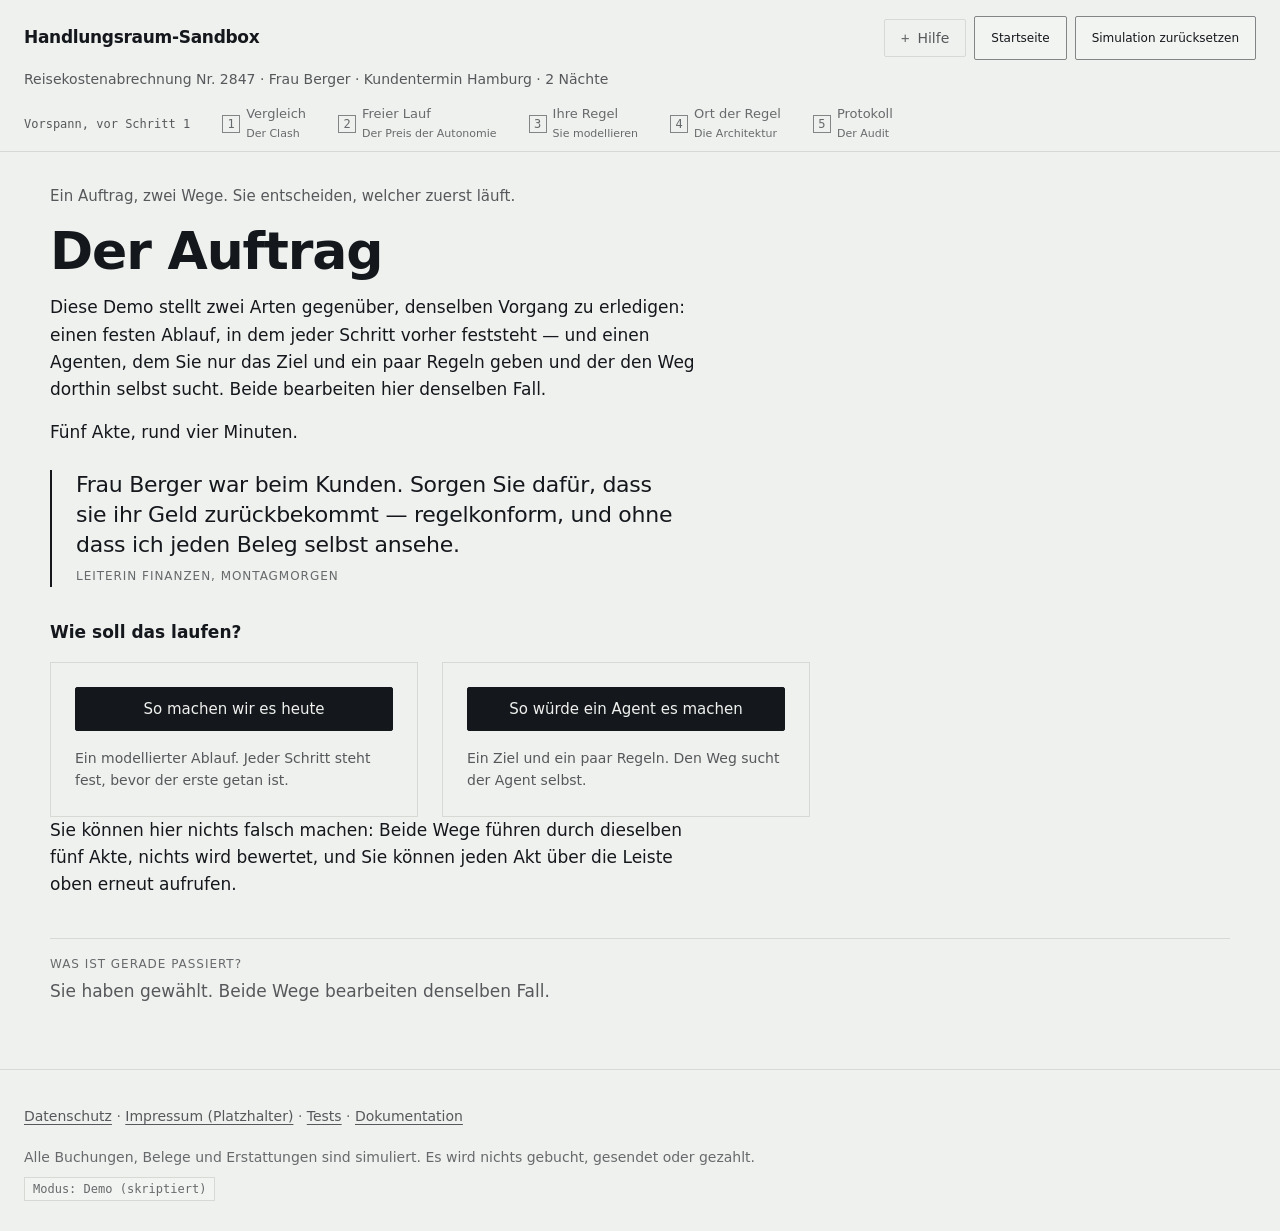
<file: index.html>
<!DOCTYPE html>
<html lang="de">
<head>
<meta charset="utf-8">
<meta name="viewport" content="width=device-width, initial-scale=1">
<title>Handlungsraum-Sandbox — Regeln statt Prozessvarianten</title>
<meta name="description" content="Interaktive Demo zu agentischer KI und Prozess-Governance: imperatives Prozessmodell gegen deklarativen Handlungsraum, am Beispiel einer Reisekostenabrechnung.">
<meta name="color-scheme" content="light">

<!-- CSS: eine Datei je Zustaendigkeit, Reihenfolge ueber @layer geregelt -->
<link rel="stylesheet" href="styles/tokens.css">
<link rel="stylesheet" href="styles/base.css">
<link rel="stylesheet" href="styles/layout.css">
<link rel="stylesheet" href="styles/imperativ.css">
<link rel="stylesheet" href="styles/deklarativ.css">
<link rel="stylesheet" href="styles/components.css">
<link rel="stylesheet" href="styles/screens.css">
<link rel="stylesheet" href="styles/responsive.css">
<link rel="stylesheet" href="styles/interaction.css">
</head>
<body>

<a class="sprungmarke" href="#hauptinhalt">Zum Inhalt springen</a>

<header class="kopf">
  <div class="kopf__oben">
    <div class="kopf__marke">
      <span class="kopf__titel">Handlungsraum-Sandbox</span>
    </div>
    <!-- Hilfe, Startseite, Zuruecksetzen — in jedem Akt an derselben Stelle. -->
    <div class="kopf__nav" id="globalnav"></div>
  </div>
  <!-- Der Fall. Ein Satz, in jedem Akt derselbe. -->
  <p class="kopf__fall" id="fallzeile">Reisekostenabrechnung Nr. 2847 · Frau Berger · Kundentermin Hamburg · 2 Nächte</p>
  <nav class="aktleiste" id="aktleiste" aria-label="Akte"></nav>
</header>

<main id="hauptinhalt" class="buehne">
  <section class="screen" id="akt-0" data-akt="0" aria-labelledby="akt-0-titel"></section>
  <section class="screen" id="akt-1" data-akt="1" aria-labelledby="akt-1-titel" hidden></section>
  <!-- Akt 2 ist unantastbar: seine Ueberschriftskennung bleibt, wie sie war. -->
  <section class="screen" id="akt-2" data-akt="2" aria-labelledby="screen-2-titel" hidden></section>
  <section class="screen" id="akt-3" data-akt="3" aria-labelledby="akt-3-titel" hidden></section>
  <section class="screen" id="akt-4" data-akt="4" aria-labelledby="akt-4-titel" hidden></section>
  <section class="screen" id="akt-5" data-akt="5" aria-labelledby="akt-5-titel" hidden></section>
</main>

<footer class="fuss">
  <p>
    <a href="DATENSCHUTZ.md" rel="license">Datenschutz</a>
    <span aria-hidden="true">·</span>
    <a href="#" id="impressum-link">Impressum (Platzhalter)</a>
    <span aria-hidden="true">·</span>
    <a href="tests.html">Tests</a>
    <span aria-hidden="true">·</span>
    <a href="README.md">Dokumentation</a>
  </p>
  <p class="fuss__hinweis">Alle Buchungen, Belege und Erstattungen sind simuliert. Es wird nichts gebucht, gesendet oder gezahlt.</p>
  <!-- Der Modus gehoert in die Fusszeile: er ist eine Fussnote, keine Ueberschrift. -->
  <!-- Der Modus steht einmal fest: keine Live-Region fuer einen Text, der sich nicht aendert. -->
  <p><span class="pille" id="modus-pille">Modus: Demo (skriptiert)</span></p>
</footer>

<!-- LADEREIHENFOLGE — identisch in tests.html spiegeln. Kein type="module": file:// -->
<script src="src/config.js"></script>
<script src="src/domain/tools.js"></script>
<script src="src/domain/imperative.js"></script>
<script src="src/domain/constraints.js"></script>
<script src="src/domain/compiler.js"></script>
<script src="src/domain/checker.js"></script>
<script src="src/domain/guardrail.js"></script>
<script src="src/domain/freedom.js"></script>
<script src="src/domain/tokens.js"></script>
<script src="src/domain/latency.js"></script>
<script src="src/agent/runner.js"></script>
<script src="src/agent/mockRunner.js"></script>
<script src="src/agent/liveRunner.js"></script>
<script src="src/v2/platzierung.js"></script>
<script src="src/v2/muster.js"></script>
<script src="src/state/store.js"></script>
<script src="src/ui/copy.de.js"></script>
<script src="src/ui/render.js"></script>
<script src="src/logging.js"></script>
<script src="src/ui/components/handlungsraum.js"></script>
<script src="src/ui/components/fsmDiagramm.js"></script>
<script src="src/ui/components/fusion.js"></script>
<script src="src/ui/components/zaehler.js"></script>
<script src="src/ui/components/plot.js"></script>
<script src="src/ui/components/logTabelle.js"></script>
<script src="src/ui/a11y.js"></script>
<script src="src/ui/components/disclosure.js"></script>
<script src="src/ui/components/globalNav.js"></script>
<script src="src/ui/screens/auftrag.js"></script>
<script src="src/ui/screens/clash.js"></script>
<script src="src/ui/screens/preis.js"></script>
<script src="src/ui/screens/regeln.js"></script>
<script src="src/ui/screens/architektur.js"></script>
<script src="src/ui/screens/audit.js"></script>
<script src="src/main.js"></script>
<!-- ENDE LADEREIHENFOLGE -->

</body>
</html>
</file>
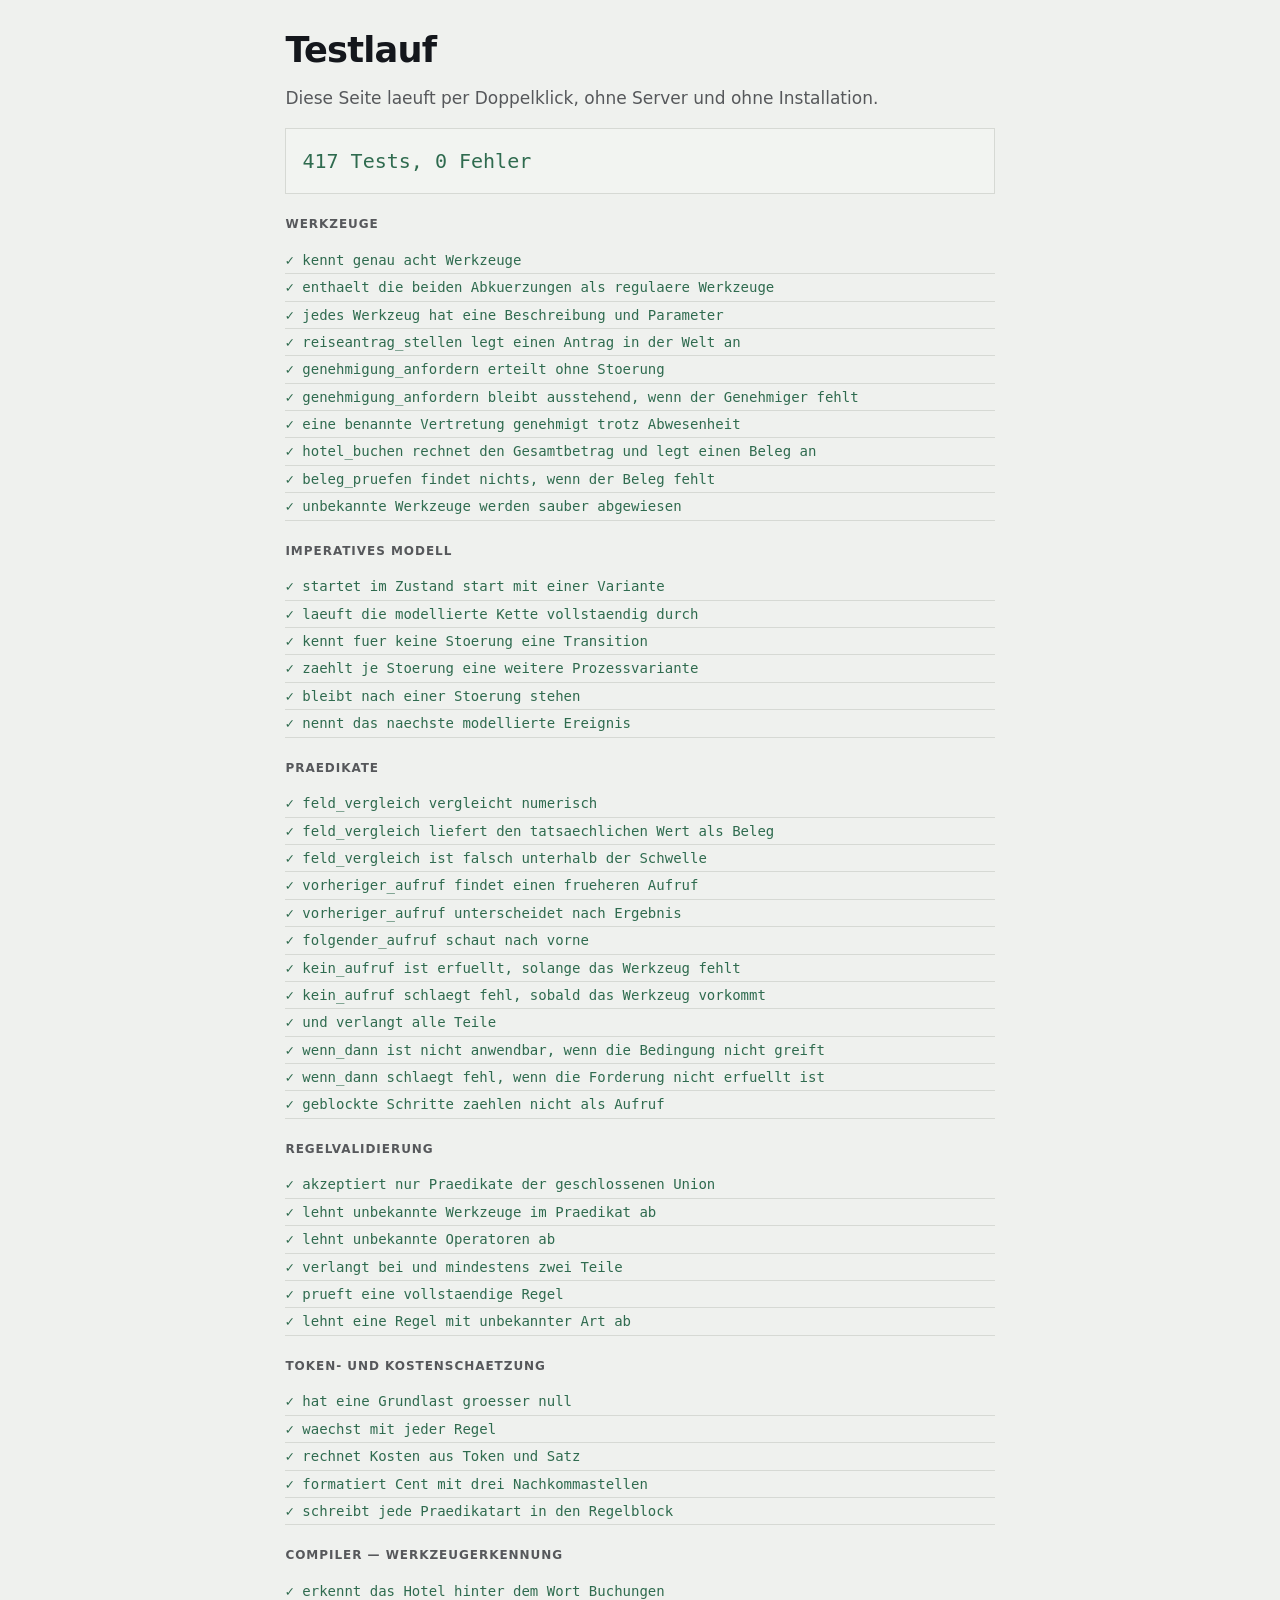
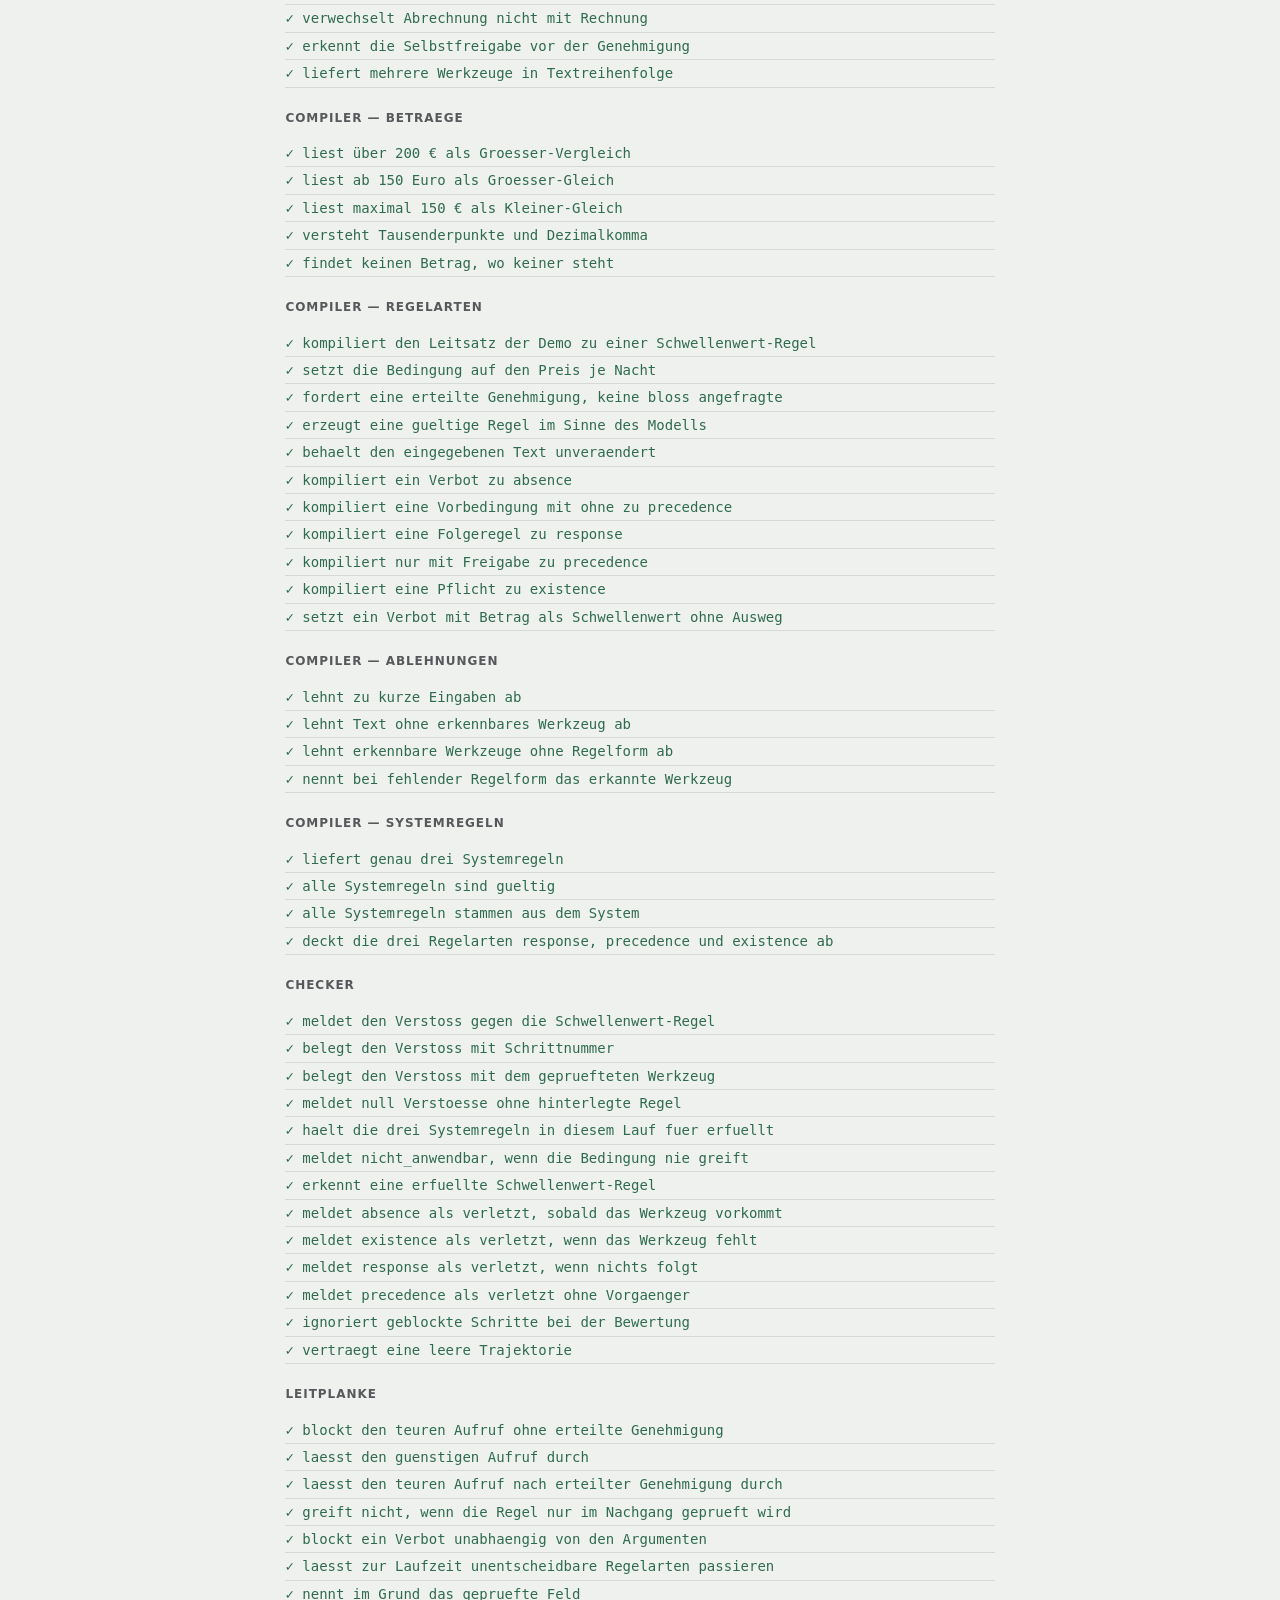
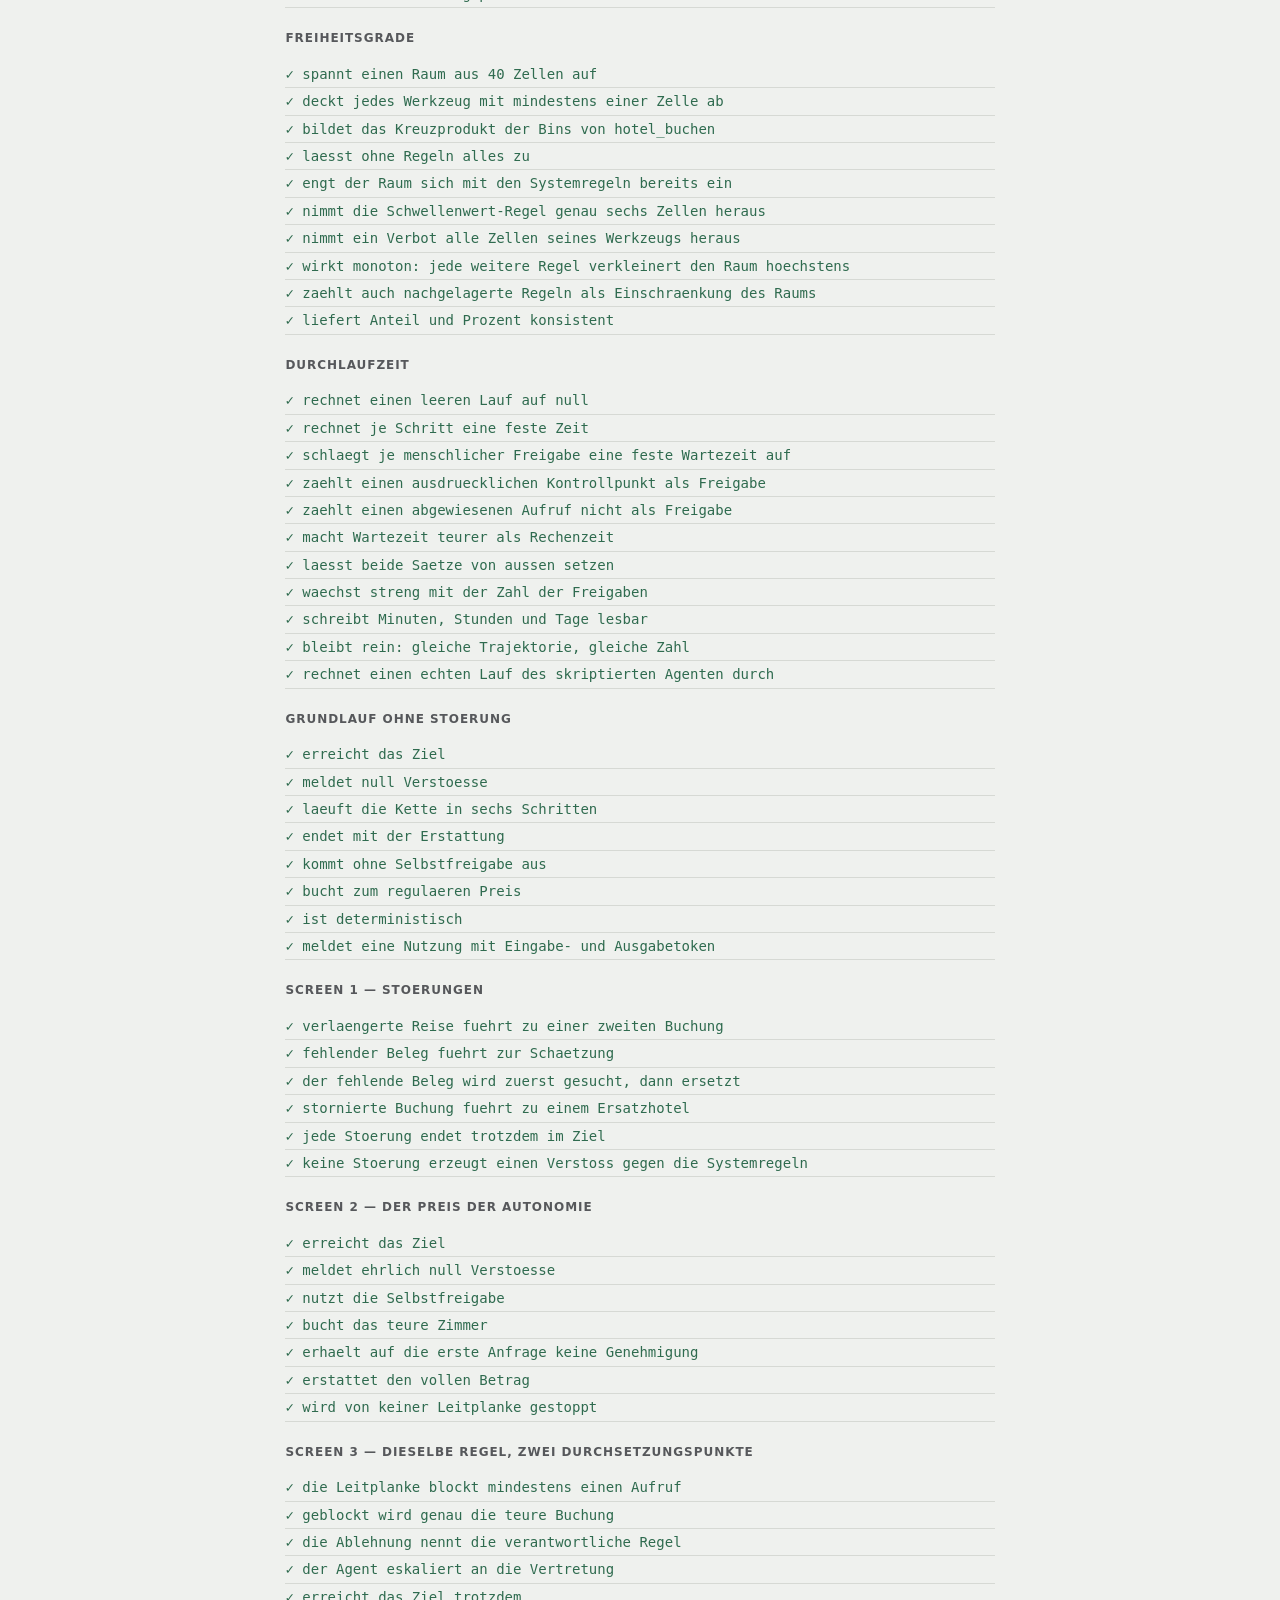
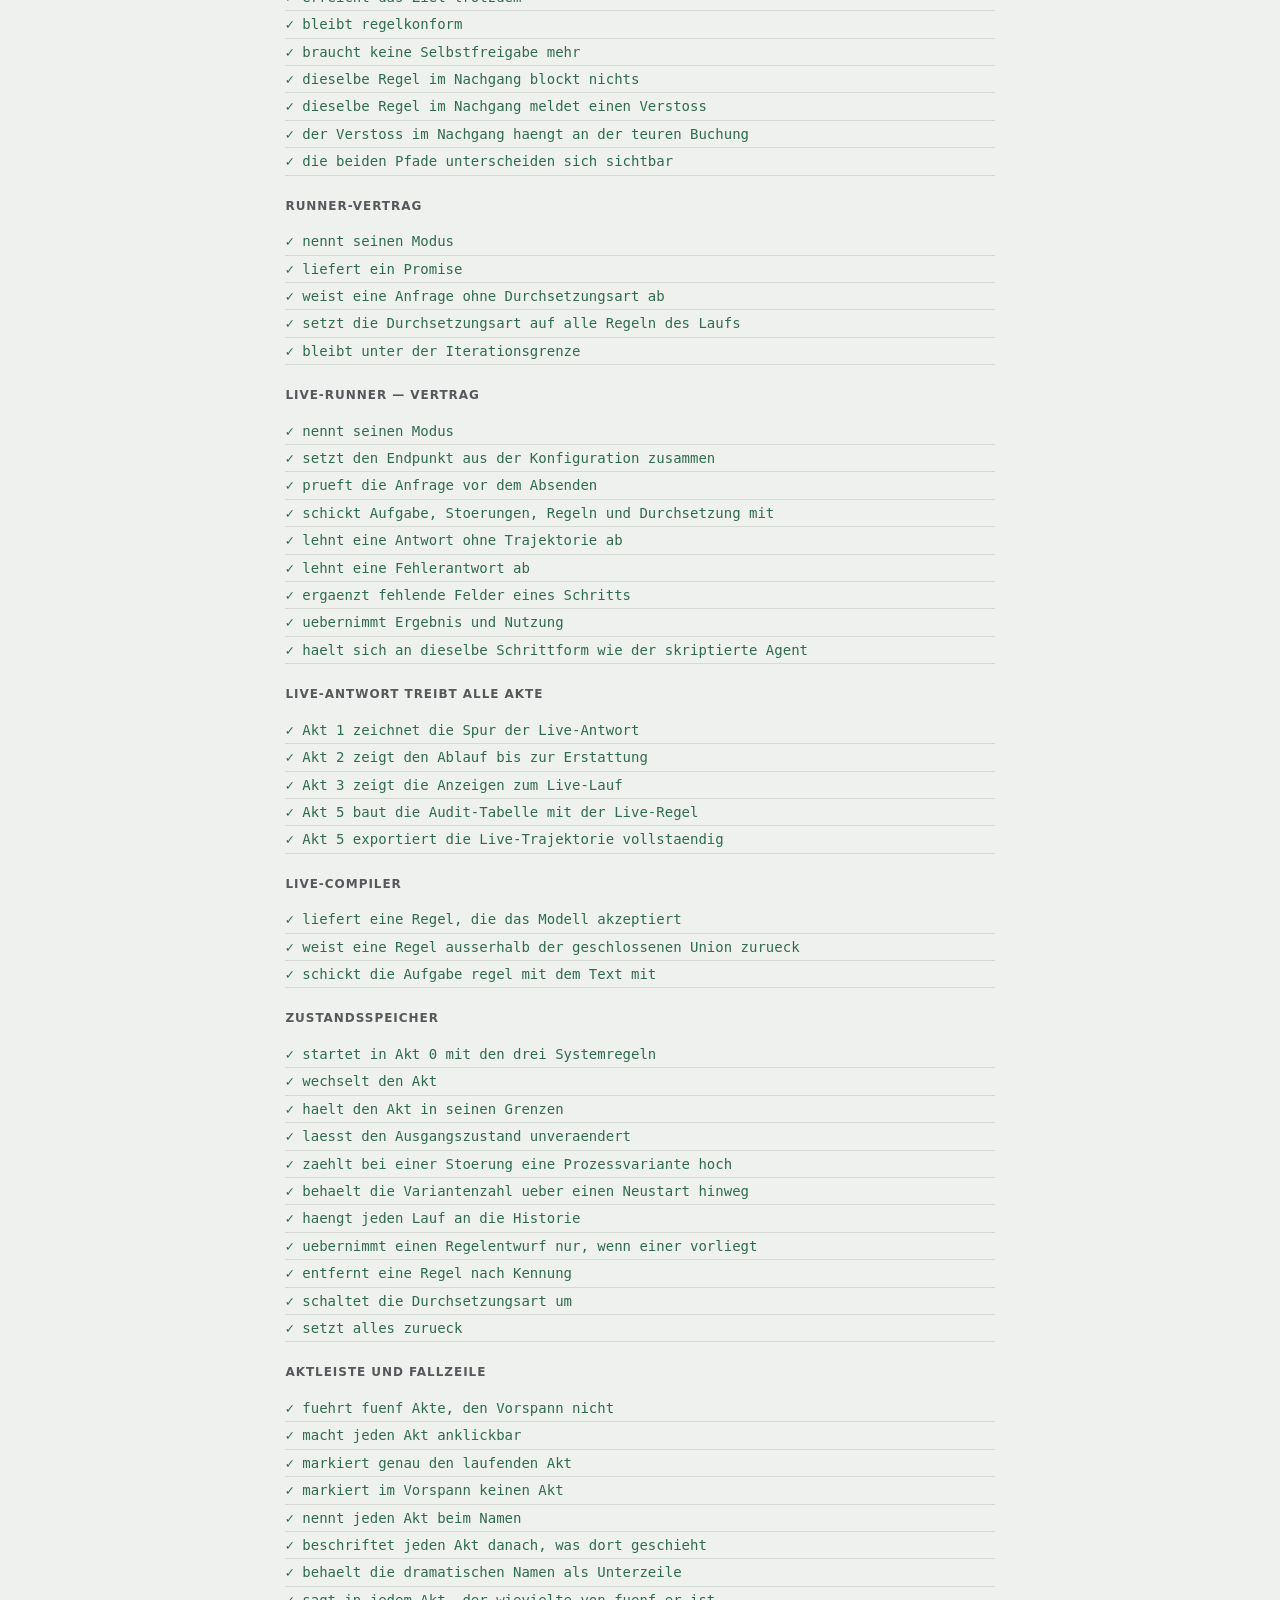
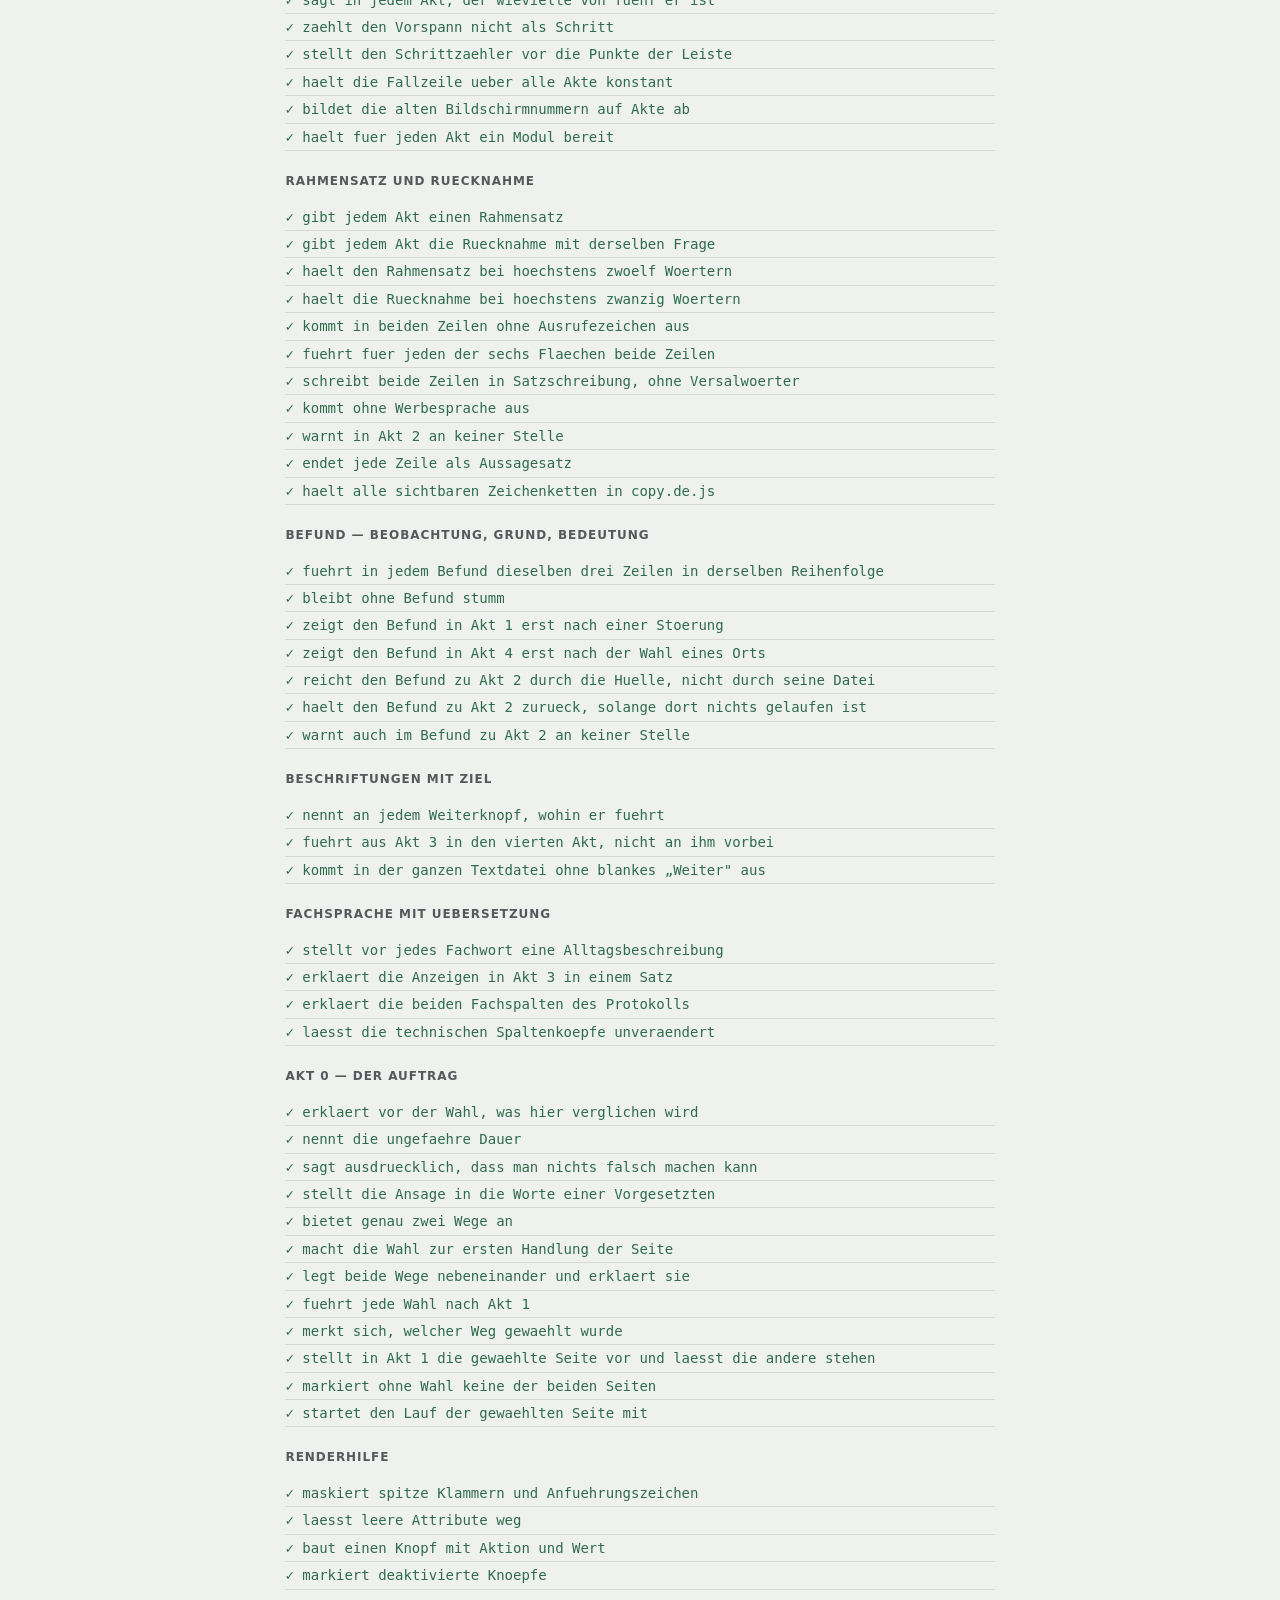
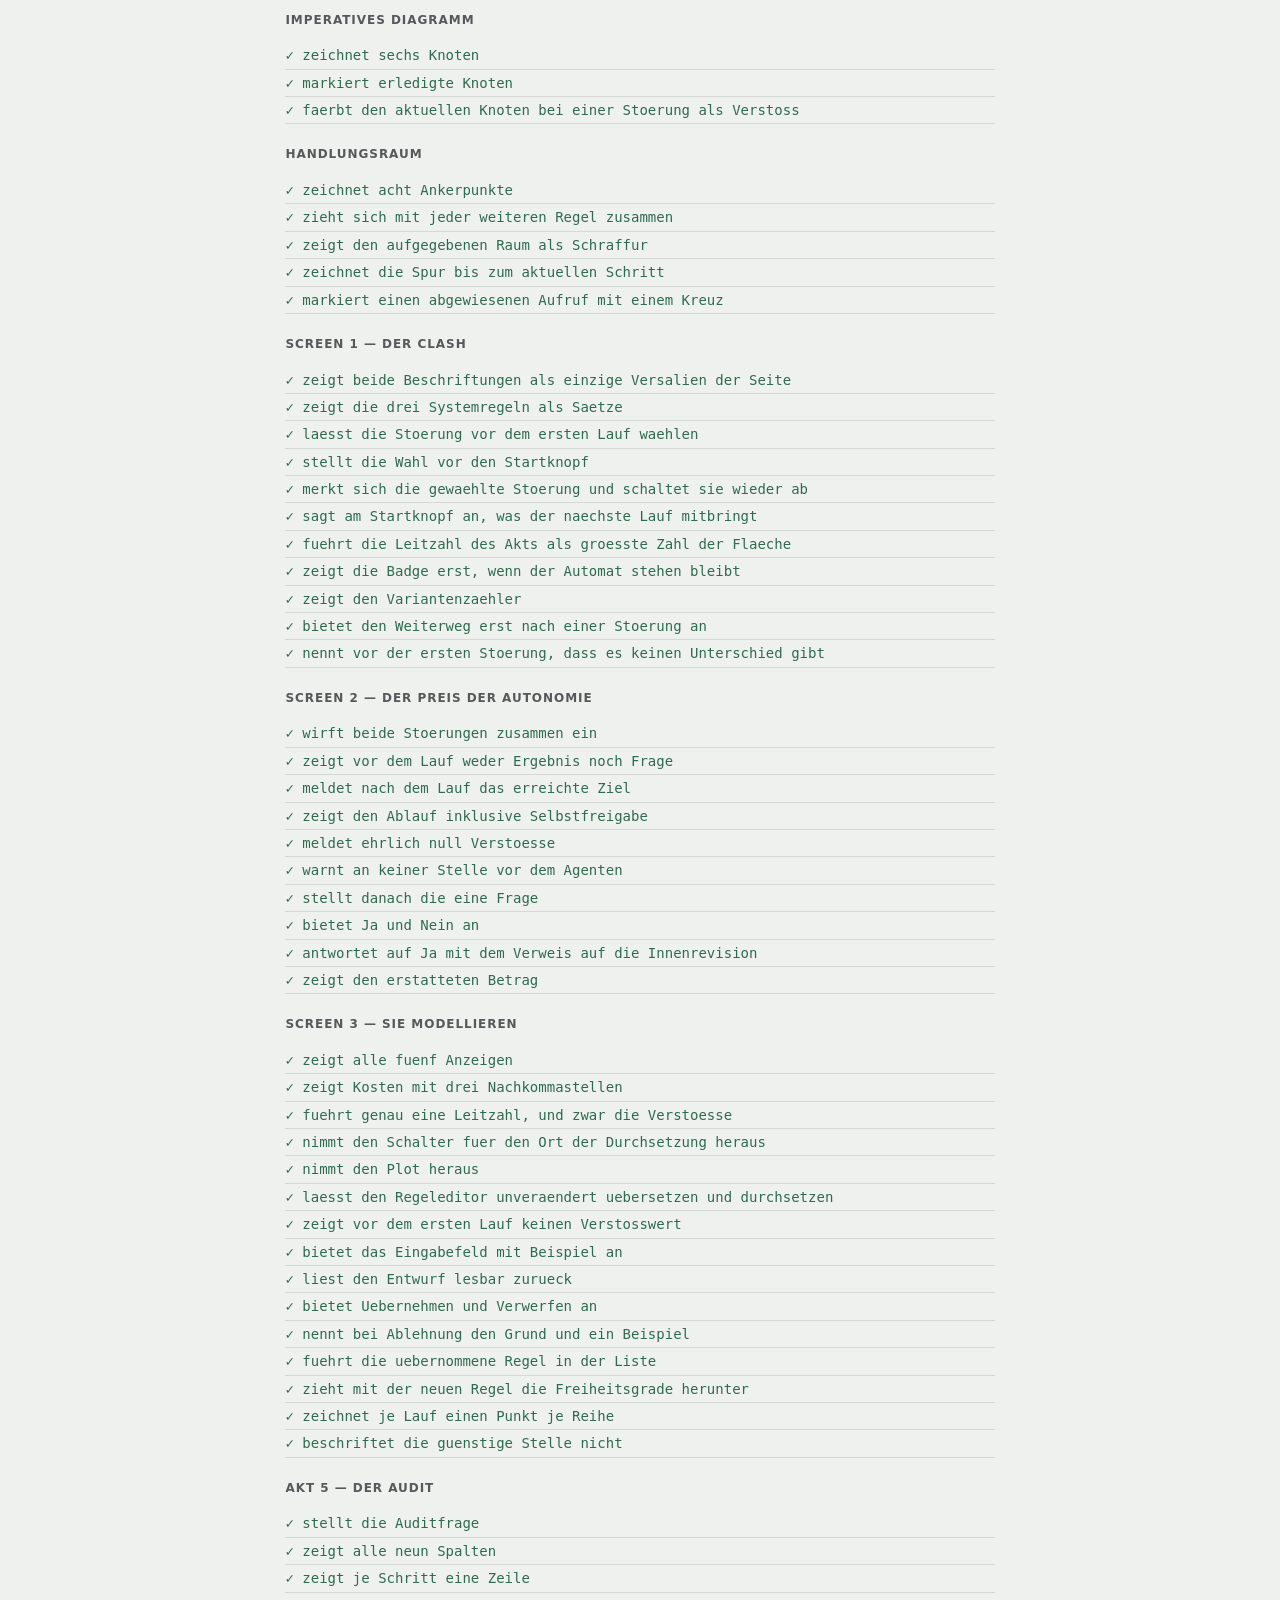
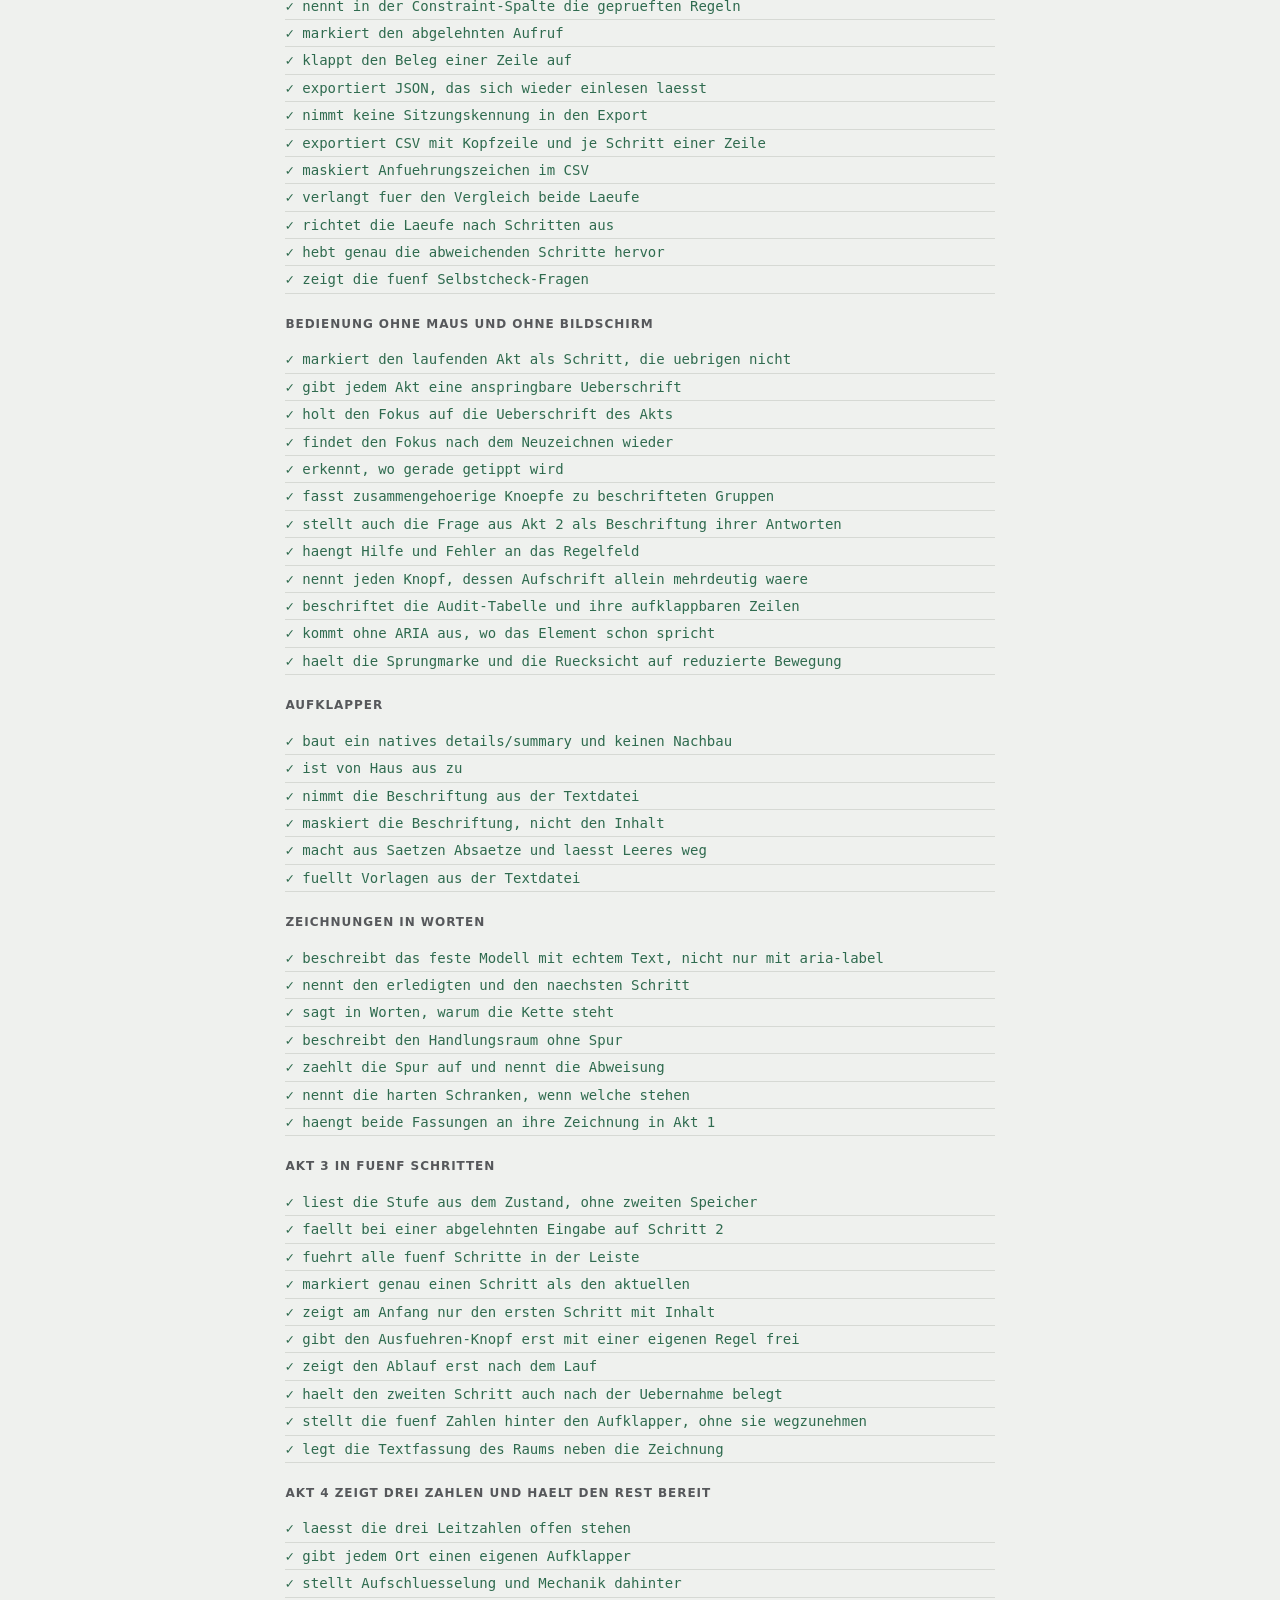
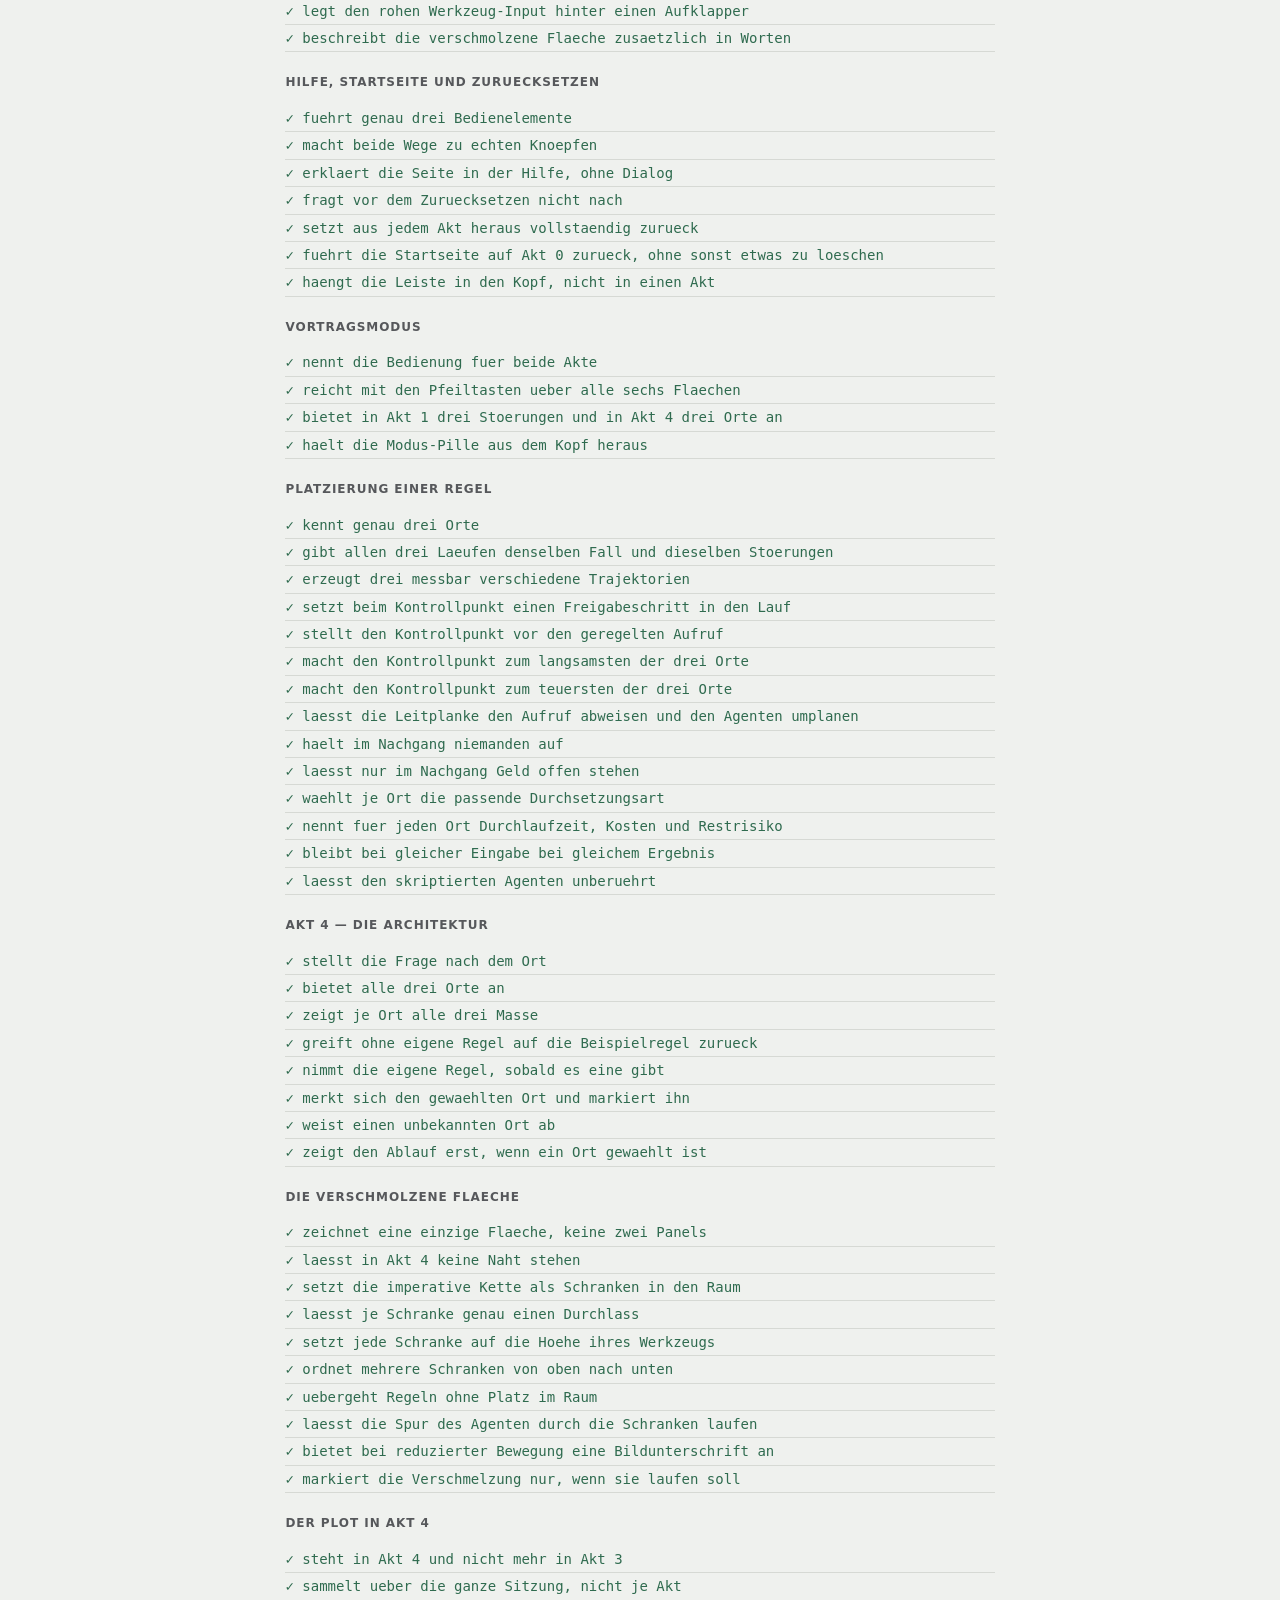
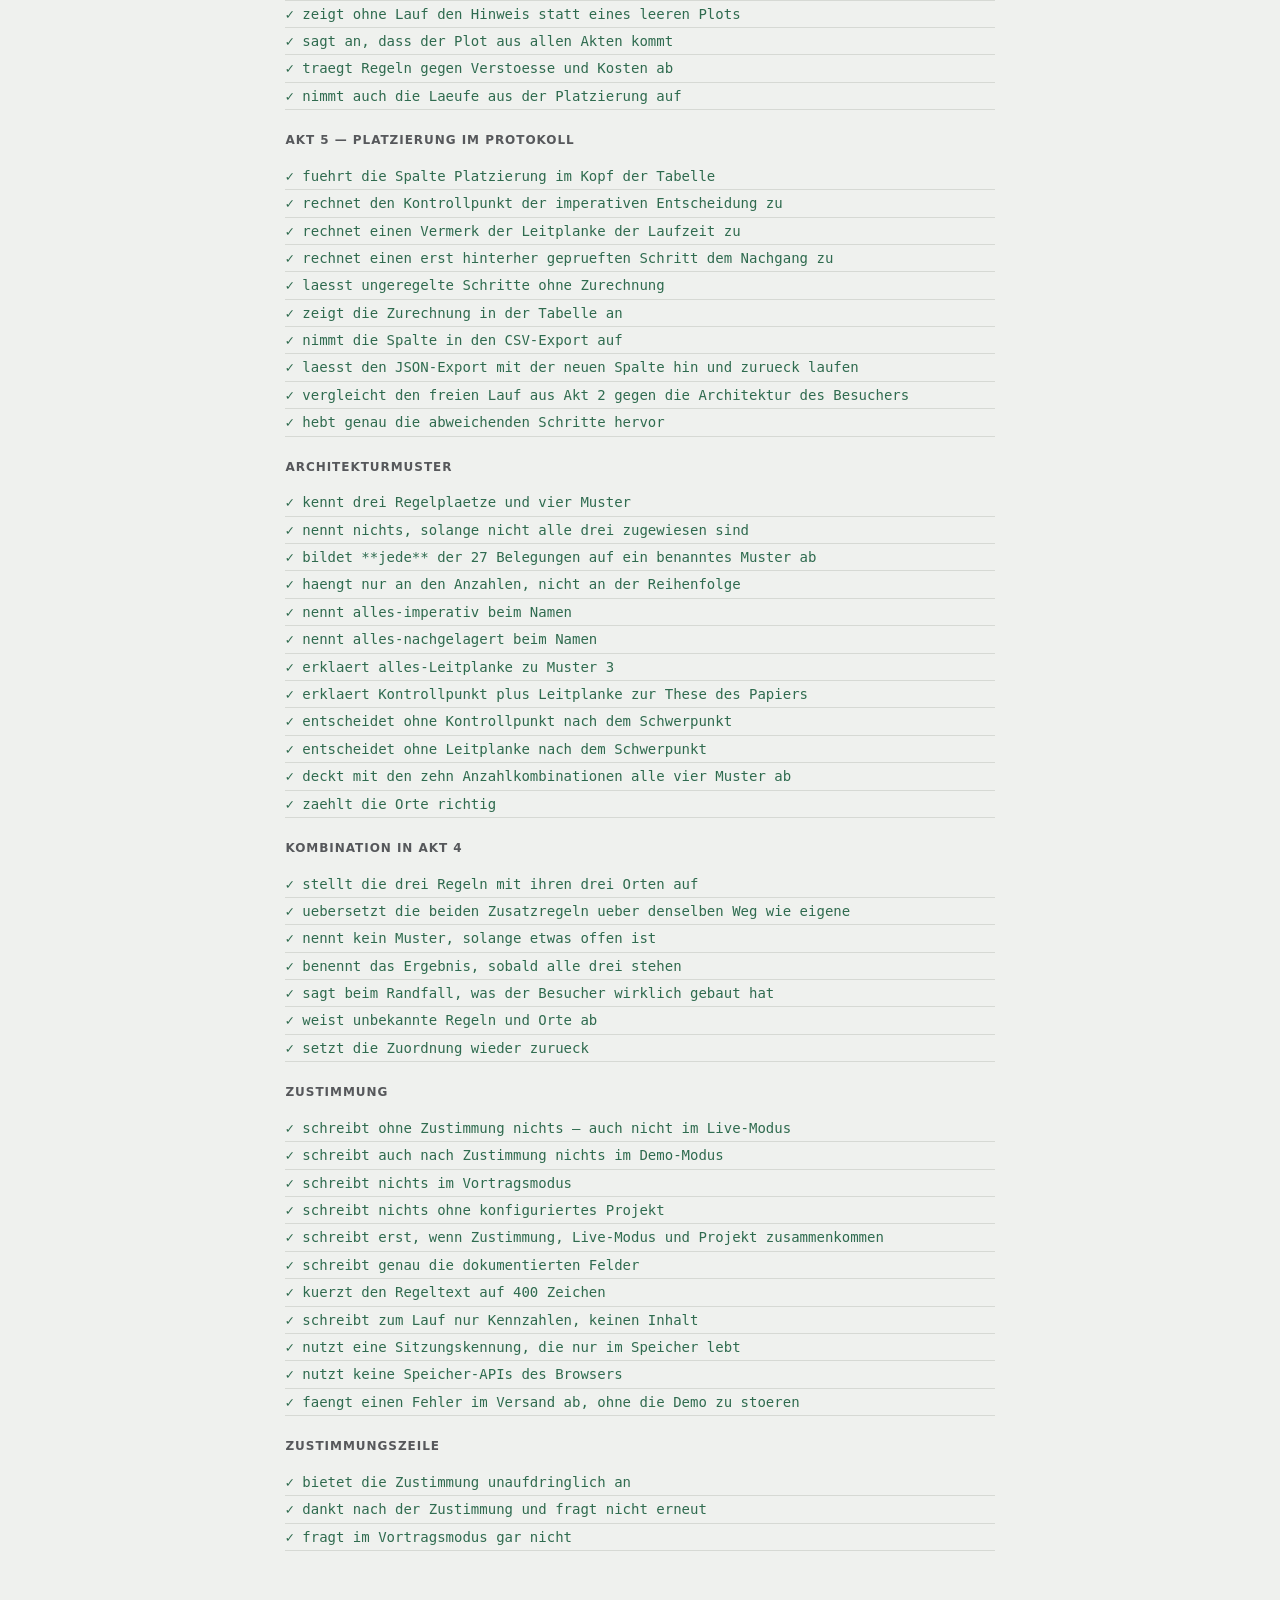
<file: tests.html>
<!DOCTYPE html>
<html lang="de">
<head>
<meta charset="utf-8">
<meta name="viewport" content="width=device-width, initial-scale=1">
<title>Tests — Handlungsraum-Sandbox</title>
<link rel="stylesheet" href="styles/tokens.css">
<link rel="stylesheet" href="styles/base.css">
<link rel="stylesheet" href="styles/tests.css">
</head>
<body class="testseite">

<h1>Testlauf</h1>
<p class="testseite__hinweis">Diese Seite laeuft per Doppelklick, ohne Server und ohne Installation.</p>
<div id="ergebnis" aria-live="polite">Laeuft …</div>

<!-- LADEREIHENFOLGE — identisch zu index.html -->
<script src="src/config.js"></script>
<script src="src/domain/tools.js"></script>
<script src="src/domain/imperative.js"></script>
<script src="src/domain/constraints.js"></script>
<script src="src/domain/compiler.js"></script>
<script src="src/domain/checker.js"></script>
<script src="src/domain/guardrail.js"></script>
<script src="src/domain/freedom.js"></script>
<script src="src/domain/tokens.js"></script>
<script src="src/domain/latency.js"></script>
<script src="src/agent/runner.js"></script>
<script src="src/agent/mockRunner.js"></script>
<script src="src/agent/liveRunner.js"></script>
<script src="src/v2/platzierung.js"></script>
<script src="src/v2/muster.js"></script>
<script src="src/state/store.js"></script>
<script src="src/ui/copy.de.js"></script>
<script src="src/ui/render.js"></script>
<script src="src/logging.js"></script>
<script src="src/ui/components/handlungsraum.js"></script>
<script src="src/ui/components/fsmDiagramm.js"></script>
<script src="src/ui/components/fusion.js"></script>
<script src="src/ui/components/zaehler.js"></script>
<script src="src/ui/components/plot.js"></script>
<script src="src/ui/components/logTabelle.js"></script>
<script src="src/ui/a11y.js"></script>
<script src="src/ui/components/disclosure.js"></script>
<script src="src/ui/components/globalNav.js"></script>
<script src="src/ui/screens/auftrag.js"></script>
<script src="src/ui/screens/clash.js"></script>
<script src="src/ui/screens/preis.js"></script>
<script src="src/ui/screens/regeln.js"></script>
<script src="src/ui/screens/architektur.js"></script>
<script src="src/ui/screens/audit.js"></script>
<!-- main.js bewusst nicht: die Testseite startet die App nicht -->
<!-- ENDE LADEREIHENFOLGE -->

<script src="tests/harness.js"></script>
<script src="tests/domain.test.js"></script>
<script src="tests/compiler.test.js"></script>
<script src="tests/checker.test.js"></script>
<script src="tests/freedom.test.js"></script>
<script src="tests/latency.test.js"></script>
<script src="tests/mockRunner.test.js"></script>
<script src="tests/liveRunner.test.js"></script>
<script src="tests/ui.test.js"></script>
<script src="tests/platzierung.test.js"></script>
<script src="tests/muster.test.js"></script>
<script src="tests/logging.test.js"></script>
<script>
  HR.test.run(document.getElementById('ergebnis'));
</script>

</body>
</html>
</file>
<file: styles/tokens.css>
/* Reihenfolge aller Layer, einmal deklariert. Danach ist die Dateireihenfolge egal. */
@layer tokens, base, layout, imperativ, deklarativ, components, screens;

@layer tokens {
  :root {
    /* Palette — es wird nichts ausserhalb dieser Werte verwendet. */
    --ink:        #14171C;
    --paper:      #EFF1EE;
    --imperativ:  #2B4C7E;
    --deklarativ: #A8762C;
    --verstoss:   #A6321E;
    --raster:     #D6D9D4;

    /* Abgeleitete Toene, ausschliesslich aus der Palette gemischt. */
    /* Beide Toene sind auf mindestens 4.5:1 gegen --paper eingestellt.
       Wer sie aendert, prueft den Kontrast erneut. */
    --ink-mittel: color-mix(in srgb, var(--ink) 70%, var(--paper));   /* ~6.3:1 */
    --ink-leise:  color-mix(in srgb, var(--ink) 62%, var(--paper));   /* ~4.6:1 */
    --paper-hoch: color-mix(in srgb, var(--paper) 82%, #FFFFFF);
    --imperativ-weich: color-mix(in srgb, var(--imperativ) 12%, var(--paper));
    --deklarativ-weich: color-mix(in srgb, var(--deklarativ) 14%, var(--paper));
    --verstoss-weich: color-mix(in srgb, var(--verstoss) 12%, var(--paper));
    /* Ocker traegt als Flaeche, aber nicht als Text: abgedunkelt auf ~5:1. */
    --deklarativ-text: color-mix(in srgb, var(--deklarativ) 75%, var(--ink));
    --gruen: #2F6B4F;

    /* Typografie — nur Systemschriften, bewusst gesetzt. */
    --font-display: ui-sans-serif, "Segoe UI Variable Display", "Segoe UI", system-ui, sans-serif;
    --font-body:    ui-sans-serif, "Segoe UI", system-ui, sans-serif;
    --font-mono:    ui-monospace, "Cascadia Mono", "SF Mono", "DejaVu Sans Mono", monospace;

    --display-size: clamp(2rem, 1.2rem + 2.6vw, 3.25rem);
    --display-weight: 680;
    --display-tracking: -0.022em;
    --display-leading: 1.05;

    --body-size: 1.0625rem;
    --body-leading: 1.6;
    --mass: 62ch;

    --label-size: 0.75rem;
    --label-tracking: 0.08em;

    /* 8px-Raster — die imperative Seite haelt sich strikt daran. */
    --r1: 8px;  --r2: 16px; --r3: 24px; --r4: 32px;
    --r5: 40px; --r6: 48px; --r8: 64px;

    --haarlinie: 1px;
    --radius: 2px;
    --radius-weich: 14px;

    --takt-schnell: 140ms;
    --takt-pfad: 600ms;
    --ease-weich: cubic-bezier(.22, .61, .36, 1);
  }

  /* Vortragsmodus: alles eine Stufe groesser, gleiche Proportionen. */
  :root.vortrag {
    --body-size: 1.25rem;
    --display-size: clamp(2.6rem, 1.6rem + 3.2vw, 4rem);
    --label-size: 0.875rem;
  }
}
</file>
<file: styles/base.css>
@layer base {
  *, *::before, *::after { box-sizing: border-box; }

  html { -webkit-text-size-adjust: 100%; }

  body {
    margin: 0;
    background: var(--paper);
    color: var(--ink);
    font-family: var(--font-body);
    font-size: var(--body-size);
    line-height: var(--body-leading);
    font-weight: 400;
  }

  h1, h2, h3 {
    font-family: var(--font-display);
    font-weight: var(--display-weight);
    letter-spacing: var(--display-tracking);
    line-height: var(--display-leading);
    margin: 0 0 var(--r2);
    text-wrap: balance;
  }
  h1 { font-size: var(--display-size); }
  h2 { font-size: clamp(1.35rem, 1.1rem + 0.9vw, 1.85rem); }
  h3 { font-size: 1.0625rem; letter-spacing: -0.012em; }

  p { margin: 0 0 var(--r2); max-width: var(--mass); }

  /* Emphase traegt die Farbe, nicht die Strichstaerke. */
  strong { font-weight: 400; color: var(--deklarativ-text); }
  em { font-style: normal; color: var(--imperativ); }

  code, kbd, samp, .mono {
    font-family: var(--font-mono);
    font-variant-numeric: tabular-nums;
    font-size: 0.9375em;
  }

  a { color: var(--imperativ); text-underline-offset: 3px; }
  a:hover { color: var(--ink); }

  button {
    font: inherit;
    color: inherit;
    cursor: pointer;
  }

  /* Der Fokusring ist der einzige Hinweis, den die Tastatur bekommt — er ist
     3 px stark und liegt auf --ink (15.8:1 zur Flaeche). Der helle Saum
     darunter traegt ihn auch ueber dunkel gefuellten Knoepfen. */
  :where(a, button, input, select, textarea, summary, [tabindex]):focus-visible {
    outline: 3px solid var(--ink);
    outline-offset: 2px;
    box-shadow: 0 0 0 2px var(--paper-hoch);
    border-radius: var(--radius);
  }

  [hidden] { display: none !important; }

  .sprungmarke {
    position: absolute;
    left: -9999px;
    top: var(--r1);
    background: var(--ink);
    color: var(--paper);
    padding: var(--r1) var(--r2);
    z-index: 10;
  }
  .sprungmarke:focus { left: var(--r1); }

  /*
   * Gruppen zusammengehoeriger Bedienelemente sind fieldsets. Sie tragen keine
   * eigene Optik — die Semantik ist der ganze Zweck, das Bild bleibt, wie es war.
   */
  .gruppe { border: 0; margin: 0; padding: 0; min-width: 0; }
  .gruppe > .gruppe__legende { padding: 0; }
  .gruppe > .gruppe__legende > h2 { margin-bottom: 0; }

  .nur-screenreader {
    position: absolute; width: 1px; height: 1px;
    padding: 0; margin: -1px; overflow: hidden;
    clip: rect(0 0 0 0); white-space: nowrap; border: 0;
  }

  @media (prefers-reduced-motion: reduce) {
    *, *::before, *::after {
      animation-duration: 1ms !important;
      animation-iteration-count: 1 !important;
      transition-duration: 1ms !important;
    }
  }
}
</file>
<file: styles/layout.css>
@layer layout {
  .kopf {
    padding: var(--r2) var(--r3) 0;
    border-bottom: var(--haarlinie) solid var(--raster);
  }
  .kopf__oben {
    display: flex; flex-wrap: wrap; align-items: baseline;
    justify-content: space-between; gap: var(--r2);
  }
  .kopf__marke { display: flex; align-items: baseline; gap: var(--r2); flex-wrap: wrap; }
  .kopf__titel {
    font-family: var(--font-display);
    font-weight: 650;
    letter-spacing: -0.018em;
    font-size: 1.0625rem;
  }
  .kopf__unterzeile { color: var(--ink-leise); font-size: 0.875rem; }
  .kopf__rechts { display: flex; align-items: center; gap: var(--r2); flex-wrap: wrap; }

  /* Der Fall. Er wechselt nie — deshalb steht er ruhig und ohne Auszeichnung da. */
  .kopf__fall {
    margin: var(--r1) 0 0;
    max-width: none;
    color: var(--ink-mittel);
    font-size: 0.875rem;
  }

  .aktleiste { display: flex; gap: 2px; margin-top: var(--r1); flex-wrap: wrap; }
  .aktleiste__punkt {
    display: flex; align-items: center; gap: 6px;
    background: none; border: 0;
    padding: 6px var(--r1);
    color: var(--ink-leise);
    font-size: 0.8125rem;
    border-bottom: 2px solid transparent;
  }
  .aktleiste__punkt:hover { color: var(--ink); }
  .aktleiste__punkt.ist-aktiv { color: var(--ink); border-bottom-color: var(--ink); }
  .aktleiste__nr {
    font-family: var(--font-mono); font-size: 0.75rem;
    border: var(--haarlinie) solid var(--raster);
    width: 18px; height: 18px; line-height: 16px; text-align: center;
  }
  .aktleiste__punkt.ist-aktiv .aktleiste__nr { border-color: var(--ink); }

  /*
   * Zwei Zeilen je Punkt: was in dem Akt geschieht, darunter sein Name.
   * Davor steht, der wievielte Schritt von fuenf gerade laeuft.
   */
  .aktleiste__text { display: flex; flex-direction: column; align-items: flex-start; }
  .aktleiste__untertitel { font-size: 0.6875rem; color: var(--ink-leise); }
  .aktleiste__punkt.ist-aktiv .aktleiste__untertitel { color: var(--ink-mittel); }
  .aktleiste__schritt {
    margin: 0;
    align-self: center;
    padding-right: var(--r2);
    color: var(--ink-mittel);
    font-family: var(--font-mono);
    font-size: 0.75rem;
  }

  .pille {
    font-family: var(--font-mono);
    font-size: 0.75rem;
    padding: 4px var(--r1);
    border: var(--haarlinie) solid var(--raster);
    background: var(--paper-hoch);
    white-space: nowrap;
  }

  .buehne { padding: var(--r4) var(--r3) var(--r8); }
  .screen { max-width: 1180px; margin: 0 auto; }

  /* Die Naht in der Mitte: zwei Sprachen, eine Seite. */
  .clash {
    display: grid;
    grid-template-columns: 1fr 1fr;
    margin-top: var(--r3);
    border-top: var(--haarlinie) solid var(--raster);
  }
  .panel { padding: var(--r3) var(--r3) var(--r4); }
  .panel--deklarativ { border-left: var(--haarlinie) solid var(--raster); }

  .steuerung {
    display: flex; flex-wrap: wrap; align-items: center; gap: var(--r2);
    padding: var(--r3) 0 var(--r2);
    border-top: var(--haarlinie) solid var(--raster);
    margin-top: var(--r3);
  }
  .steuerung__gruppe { display: flex; flex-wrap: wrap; align-items: center; gap: var(--r1); }
  .steuerung__titel {
    font-size: var(--label-size);
    letter-spacing: var(--label-tracking);
    text-transform: uppercase;
    color: var(--ink-leise);
    margin-right: var(--r1);
  }

  .fuss {
    border-top: var(--haarlinie) solid var(--raster);
    padding: var(--r3);
    color: var(--ink-leise);
    font-size: 0.875rem;
  }
  .fuss p { margin: 0 0 var(--r1); max-width: none; }
  .fuss a { color: var(--ink-mittel); }
  .fuss__vortrag { color: var(--ink-mittel); font-size: 0.8125rem; }

  @media (max-width: 860px) {
    .clash { grid-template-columns: 1fr; }
    .panel--deklarativ { border-left: 0; border-top: var(--haarlinie) solid var(--raster); }
    .buehne { padding: var(--r3) var(--r2) var(--r6); }
    .panel { padding: var(--r3) 0 var(--r4); }
    .kopf { padding: var(--r2) var(--r2) 0; }
    .aktleiste__text { display: none; }
  }
}
</file>
<file: styles/imperativ.css>
/* Linke Seite: technische Zeichnung. Rechte Winkel, Haarlinien, kein Radius. */
@layer imperativ {
  .fsm { width: 100%; height: auto; max-width: 340px; display: block; }

  .fsm__achse, .fsm__tick, .fsm__kante {
    stroke: var(--raster);
    stroke-width: 1;
    shape-rendering: crispEdges;
  }
  .fsm__kante.ist-erledigt { stroke: var(--imperativ); }

  .fsm__nr {
    font-family: var(--font-mono);
    font-size: 10px;
    fill: var(--ink-leise);
  }

  .fsm__knoten {
    fill: var(--paper-hoch);
    stroke: var(--raster);
    stroke-width: 1;
    shape-rendering: crispEdges;
    /* Bewusst ohne Uebergang: die imperative Seite bewegt sich nicht weich. */
    transition: none;
  }
  .fsm__knoten.ist-erledigt { fill: var(--imperativ-weich); stroke: var(--imperativ); }
  .fsm__knoten.ist-aktuell { stroke: var(--imperativ); stroke-width: 2; }
  .fsm__knoten.ist-verstoss { fill: var(--verstoss-weich); stroke: var(--verstoss); stroke-width: 2; }

  .fsm__text {
    font-family: var(--font-body);
    font-size: 12px;
    fill: var(--ink);
  }

  /* Der Stopp ist ein Vermerk auf der Zeichnung, keine Animation. */
  .fsm__stopp {
    fill: none;
    stroke: var(--verstoss);
    stroke-width: 1;
    stroke-dasharray: 3 3;
    shape-rendering: crispEdges;
  }

  .panel--imperativ .panel__label { color: var(--imperativ); }
}
</file>
<file: styles/deklarativ.css>
/* Rechte Seite: Gelaende. Keine Bahnen, weiche Hoehenlinien, offene Flaeche. */
@layer deklarativ {
  .panel--deklarativ .panel__label { color: var(--deklarativ); }

  .regelsaetze {
    list-style: none;
    margin: 0 0 var(--r3);
    padding: 0;
    max-width: 46ch;
  }
  .regelsatz {
    display: flex;
    gap: var(--r2);
    align-items: baseline;
    padding: 6px 0;
    border-bottom: var(--haarlinie) solid var(--raster);
  }
  .regelsatz__id {
    font-size: 0.75rem;
    color: var(--deklarativ-text);
    flex: 0 0 auto;
    min-width: 3.2em;
  }
  .regelsatz__text { color: var(--ink-mittel); }
  .regelsatz--eigen .regelsatz__id { color: var(--ink); }

  .raum-panel { margin-top: var(--r3); }
  .raum-panel__titel {
    font-size: var(--label-size);
    letter-spacing: var(--label-tracking);
    text-transform: uppercase;
    font-family: var(--font-body);
    font-weight: 600;
    color: var(--ink-leise);
    margin-bottom: var(--r1);
  }
  .raum-panel__hinweis {
    font-size: 0.875rem;
    color: var(--ink-leise);
    max-width: 42ch;
    margin-top: var(--r1);
  }

  .raum { width: 100%; height: auto; max-width: 340px; display: block; }

  #raum-schraffur line { stroke: var(--raster); stroke-width: 1; }

  .raum__verloren {
    fill: url(#raum-schraffur);
    stroke: var(--raster);
    stroke-width: 1;
    stroke-dasharray: 2 4;
  }

  .raum__band {
    stroke: var(--deklarativ);
    fill: var(--deklarativ);
    transition: rx var(--takt-pfad) var(--ease-weich), ry var(--takt-pfad) var(--ease-weich);
  }
  /* Das aeussere Band ist deckend: es verdeckt die Schraffur des aufgegebenen Raums. */
  .raum__band--0 {
    fill: color-mix(in srgb, var(--deklarativ) 7%, var(--paper));
    fill-opacity: 1;
    stroke-opacity: 0.5;
  }
  .raum__band--1 { fill-opacity: 0.07; stroke-opacity: 0.28; }
  .raum__band--2 { fill-opacity: 0.08; stroke-opacity: 0.18; }

  .raum__anker { fill: var(--raster); transition: fill var(--takt-schnell) linear; }
  .raum__anker.ist-besucht { fill: var(--deklarativ); }

  .raum__marke {
    font-family: var(--font-mono);
    font-size: 9px;
    fill: var(--ink-leise);
    font-variant-numeric: tabular-nums;
  }
  .raum__marke.ist-besucht { fill: var(--ink-mittel); }

  .spur__segment {
    stroke: var(--deklarativ);
    stroke-width: 2;
    stroke-linecap: round;
    fill: none;
  }
  .spur__segment.ist-blockiert {
    stroke: var(--verstoss);
    stroke-dasharray: 0.04 0.03;
  }
  .spur__abweisung line {
    stroke: var(--verstoss);
    stroke-width: 2;
    stroke-linecap: round;
  }
  .spur__kopf { fill: var(--deklarativ); }

  /* Die deklarative Seite bewegt sich weich — das ist die Haelfte des Arguments. */
  .spur__segment.ist-neu {
    stroke-dasharray: 1;
    stroke-dashoffset: 1;
    animation: spur-zeichnen var(--takt-pfad) var(--ease-weich) forwards;
  }
  .spur__segment.ist-blockiert.ist-neu {
    stroke-dasharray: 0.04 0.03;
    stroke-dashoffset: 0;
    animation: spur-blenden 240ms var(--ease-weich) forwards;
  }
  .spur__abweisung.ist-neu { animation: spur-blenden 240ms var(--ease-weich) forwards; }

  @keyframes spur-zeichnen { to { stroke-dashoffset: 0; } }
  @keyframes spur-blenden { from { opacity: 0; } to { opacity: 1; } }

  @media (prefers-reduced-motion: reduce) {
    .spur__segment.ist-neu { stroke-dashoffset: 0; animation: none; }
    .raum__band { transition: none; }
  }
}
</file>
<file: styles/components.css>
@layer components {
  .knopf {
    background: var(--paper-hoch);
    border: var(--haarlinie) solid var(--ink-leise);
    padding: 9px var(--r2);
    font-size: 0.9375rem;
    line-height: 1.2;
    border-radius: var(--radius);
    transition: background var(--takt-schnell) linear, border-color var(--takt-schnell) linear;
  }
  .knopf:hover:not(:disabled) { border-color: var(--ink); background: var(--paper); }
  .knopf:disabled { opacity: 0.45; cursor: not-allowed; }
  .knopf--haupt { background: var(--ink); color: var(--paper); border-color: var(--ink); }
  .knopf--haupt:hover:not(:disabled) { background: var(--ink-mittel); color: var(--paper); }
  .knopf--still { border-color: var(--raster); }
  .knopf[aria-pressed="true"] {
    background: var(--imperativ-weich);
    border-color: var(--imperativ);
    color: var(--ink);
  }

  .panel__label {
    font-size: var(--label-size);
    letter-spacing: var(--label-tracking);
    text-transform: uppercase;
    font-weight: 600;
    margin: 0 0 var(--r2);
  }

  .badge {
    display: inline-block;
    font-family: var(--font-mono);
    font-size: 0.8125rem;
    padding: 6px var(--r1);
    margin: var(--r2) 0 0;
    border: var(--haarlinie) solid var(--raster);
    max-width: 44ch;
  }
  .badge--verstoss {
    border-color: var(--verstoss);
    color: var(--verstoss);
    background: var(--verstoss-weich);
  }
  .badge--gut { border-color: var(--gruen); color: var(--gruen); }

  .zaehler-zeile {
    display: flex;
    align-items: baseline;
    justify-content: space-between;
    gap: var(--r2);
    margin: var(--r3) 0 0;
    padding-top: var(--r1);
    border-top: var(--haarlinie) solid var(--raster);
    max-width: 340px;
  }
  .zaehler-zeile__name {
    font-size: var(--label-size);
    letter-spacing: var(--label-tracking);
    text-transform: uppercase;
    color: var(--ink-leise);
  }
  .zaehler-zeile__wert {
    font-family: var(--font-display);
    font-variant-numeric: tabular-nums;
    font-size: 2rem;
    font-weight: var(--display-weight);
    letter-spacing: var(--display-tracking);
    line-height: 1;
    color: var(--imperativ);
  }

  .statuszeile {
    min-height: 1.6em;
    color: var(--ink-mittel);
    margin: var(--r1) 0 0;
  }

  .uebergang {
    margin-top: var(--r3);
    padding: var(--r3);
    border: var(--haarlinie) solid var(--raster);
    background: var(--paper-hoch);
    display: flex;
    flex-wrap: wrap;
    align-items: center;
    justify-content: space-between;
    gap: var(--r2);
  }
  .uebergang p { margin: 0; }

  .chips { list-style: none; display: flex; flex-wrap: wrap; gap: var(--r1); margin: var(--r1) 0 var(--r3); padding: 0; }
  .chip {
    font-family: var(--font-mono);
    font-size: 0.8125rem;
    padding: 6px var(--r2);
    border: var(--haarlinie) solid var(--raster);
    background: var(--paper-hoch);
  }

  .abschnitt__titel {
    font-family: var(--font-body);
    font-size: var(--label-size);
    letter-spacing: var(--label-tracking);
    text-transform: uppercase;
    font-weight: 600;
    color: var(--ink-leise);
    margin: var(--r4) 0 var(--r1);
  }

  .ergebnis { display: flex; flex-wrap: wrap; align-items: center; gap: var(--r3); margin-top: var(--r3); }
  .ergebnis__betrag { margin: 0; }
  .ergebnis__label {
    font-size: var(--label-size); letter-spacing: var(--label-tracking);
    text-transform: uppercase; color: var(--ink-leise);
  }

  .ablauf { list-style: none; margin: 0; padding: 0; border-top: var(--haarlinie) solid var(--raster); }
  .ablauf__zeile {
    display: grid;
    grid-template-columns: 2.2em 13em 1fr 7em;
    gap: var(--r2);
    padding: 5px 0;
    border-bottom: var(--haarlinie) solid var(--raster);
    font-size: 0.8125rem;
  }
  .ablauf__nr { color: var(--ink-leise); }
  .ablauf__input { color: var(--ink-mittel); overflow-wrap: anywhere; }
  .ablauf__ergebnis { color: var(--ink-mittel); }
  .ablauf__zeile.ist-geblockt .ablauf__ergebnis,
  .ablauf__zeile.ist-geblockt .ablauf__tool { color: var(--verstoss); }

  .pruefpanel {
    margin-top: var(--r4);
    padding: var(--r3);
    border: var(--haarlinie) solid var(--raster);
    background: var(--paper-hoch);
  }
  .pruefpanel__label {
    margin: 0;
    font-size: var(--label-size); letter-spacing: var(--label-tracking);
    text-transform: uppercase; color: var(--ink-leise);
  }
  .pruefpanel__wert {
    font-family: var(--font-display);
    font-size: var(--display-size);
    font-weight: var(--display-weight);
    letter-spacing: var(--display-tracking);
    line-height: 1;
    margin: 4px 0 var(--r1);
    font-variant-numeric: tabular-nums;
  }
  .pruefpanel__text { margin: 0; color: var(--ink-mittel); }
  .pruefpanel.ist-verletzt .pruefpanel__wert { color: var(--verstoss); }

  .frage { margin-top: var(--r4); padding-top: var(--r3); border-top: 2px solid var(--ink); }
  .frage__text {
    font-family: var(--font-display);
    font-size: var(--display-size);
    font-weight: var(--display-weight);
    letter-spacing: var(--display-tracking);
    line-height: var(--display-leading);
    margin: 0 0 var(--r2);
  }
  .frage__knoepfe { display: flex; gap: var(--r1); }

  @media (max-width: 700px) {
    .ablauf__zeile { grid-template-columns: 2em 1fr; }
    .ablauf__input, .ablauf__ergebnis { grid-column: 2; }
  }
}
</file>
<file: styles/screens.css>
@layer screens {
  .screen h1 { margin-bottom: var(--r2); }
  .lead {
    color: var(--ink-mittel);
    font-size: 1.125rem;
    max-width: 58ch;
  }
  .screen p { max-width: var(--mass); }

  /* — Screen 3 — */
  .instrumente {
    display: grid;
    grid-template-columns: repeat(auto-fit, minmax(150px, 1fr));
    gap: var(--haarlinie);
    background: var(--raster);
    border: var(--haarlinie) solid var(--raster);
    margin: var(--r3) 0 var(--r4);
  }
  .instrument { background: var(--paper); padding: var(--r2); }
  .instrument__name {
    font-size: var(--label-size);
    letter-spacing: var(--label-tracking);
    text-transform: uppercase;
    color: var(--ink-leise);
  }
  .instrument__wert {
    margin: 4px 0 0;
    font-family: var(--font-display);
    font-size: 1.9rem;
    font-weight: var(--display-weight);
    letter-spacing: var(--display-tracking);
    line-height: 1;
    font-variant-numeric: tabular-nums;
  }
  .instrument__einheit {
    font-family: var(--font-body);
    font-size: 0.8125rem;
    font-weight: 400;
    letter-spacing: 0;
    color: var(--ink-leise);
    margin-left: 4px;
  }
  .instrument.ist-warn .instrument__wert { color: var(--verstoss); }

  .editor { margin-bottom: var(--r4); }
  .editor__label {
    display: block;
    font-family: var(--font-display);
    font-size: 1.25rem;
    font-weight: 650;
    letter-spacing: -0.018em;
    margin-bottom: var(--r1);
  }
  .editor__zeile { display: flex; flex-wrap: wrap; gap: var(--r1); max-width: 720px; }
  .editor__feld {
    flex: 1 1 22rem;
    font: inherit;
    padding: 9px var(--r2);
    border: var(--haarlinie) solid var(--ink-leise);
    border-radius: var(--radius);
    background: var(--paper-hoch);
    color: var(--ink);
    min-width: 0;
  }
  .editor__feld::placeholder { color: var(--ink-leise); }

  .entwurf {
    margin-top: var(--r2);
    padding: var(--r2) var(--r3);
    border-left: 3px solid var(--deklarativ);
    background: var(--paper-hoch);
    max-width: 720px;
  }
  .entwurf--fehler { border-left-color: var(--verstoss); }
  .entwurf__label {
    font-size: var(--label-size);
    letter-spacing: var(--label-tracking);
    text-transform: uppercase;
    color: var(--ink-leise);
  }
  .entwurf__text { margin: 0 0 var(--r2); }
  .entwurf__beispiel { margin: 0; color: var(--ink-mittel); font-size: 0.9375rem; }
  .entwurf__knoepfe { display: flex; gap: var(--r1); flex-wrap: wrap; }

  .regelspalten {
    display: grid;
    grid-template-columns: 1fr minmax(240px, 340px);
    gap: var(--r4);
    align-items: start;
  }
  .regelsatz__form {
    display: block;
    font-size: 0.75rem;
    color: var(--ink-leise);
    margin-top: 2px;
  }
  .knopf--klein { padding: 3px var(--r1); font-size: 0.75rem; }
  .hinweis { color: var(--ink-leise); font-size: 0.9375rem; }

  .durchsetzung { margin-top: var(--r4); padding-top: var(--r2); border-top: var(--haarlinie) solid var(--raster); }
  .durchsetzung__titel {
    font-family: var(--font-display);
    font-size: 1.25rem;
    letter-spacing: -0.018em;
    margin-bottom: var(--r2);
  }
  .durchsetzung__schalter { display: flex; gap: 0; flex-wrap: wrap; }
  .durchsetzung__schalter .knopf { border-radius: 0; }
  .durchsetzung__schalter .knopf + .knopf { margin-left: -1px; }
  .durchsetzung__hinweis { color: var(--ink-mittel); margin-top: var(--r1); font-size: 0.9375rem; }

  .plot-panel { max-width: 420px; }
  .plot { width: 100%; height: auto; display: block; }
  .plot__achse { fill: none; stroke: var(--ink-leise); stroke-width: 1; }
  .plot__reihe { fill: none; stroke-width: 2; stroke-linecap: round; }
  .plot__reihe.ist-verstoesse, .plot__punkt.ist-verstoesse { stroke: var(--verstoss); fill: var(--verstoss); }
  .plot__reihe.ist-kosten, .plot__punkt.ist-kosten { stroke: var(--deklarativ); fill: var(--deklarativ); }
  .plot__punkt { stroke: none; }
  .plot__marke { font-family: var(--font-mono); font-size: 9px; fill: var(--ink-leise); }
  .plot__legende { display: flex; gap: var(--r2); font-size: 0.8125rem; margin-top: 0; }
  .plot__key.ist-verstoesse { color: var(--verstoss); }
  .plot__key.ist-kosten { color: var(--deklarativ-text); }
  .plot__leer { color: var(--ink-leise); }

  .zustimmung {
    margin-top: var(--r6);
    padding-top: var(--r2);
    border-top: var(--haarlinie) solid var(--raster);
    color: var(--ink-leise);
    font-size: 0.875rem;
    max-width: none;
  }
  .zustimmung__zusatz { color: var(--ink-leise); }

  /* — Screen 4 — */
  .logtabelle__rahmen { overflow-x: auto; border: var(--haarlinie) solid var(--raster); margin-bottom: var(--r2); }
  .logtabelle {
    border-collapse: collapse;
    width: 100%;
    min-width: 760px;
    font-family: var(--font-mono);
    font-variant-numeric: tabular-nums;
    font-size: 0.8125rem;
  }
  .logtabelle th {
    text-align: left;
    font-family: var(--font-body);
    font-size: var(--label-size);
    letter-spacing: var(--label-tracking);
    text-transform: uppercase;
    color: var(--ink-leise);
    font-weight: 600;
    padding: var(--r1);
    border-bottom: var(--haarlinie) solid var(--raster);
    background: var(--paper-hoch);
    white-space: nowrap;
  }
  .logtabelle td { padding: 5px var(--r1); border-bottom: var(--haarlinie) solid var(--raster); vertical-align: top; }
  .logtabelle__input { max-width: 22ch; overflow-wrap: anywhere; }
  .logzeile[data-aktion] { cursor: pointer; }
  .logzeile[data-aktion]:focus-visible { outline: 2px solid var(--ink); outline-offset: -2px; }
  .logzeile[data-aktion]:hover { background: var(--paper-hoch); }
  .logzeile.ist-geblockt td { color: var(--verstoss); }
  .logzeile__beleg td { background: var(--paper-hoch); }
  .beleg { list-style: none; margin: 0; padding: 0; }
  .beleg li { padding: 2px 0; color: var(--ink-mittel); }

  .check { display: inline-block; white-space: nowrap; }
  .check--erfuellt { color: var(--gruen); }
  .check--verletzt { color: var(--verstoss); }
  .check--nicht_anwendbar, .check--leer { color: var(--ink-leise); }

  .logtabelle--diff tr.ist-anders td { background: var(--deklarativ-weich); }
  .diff__status { color: var(--ink-leise); }
  .diff__leer { color: var(--ink-leise); }

  .selbstcheck { margin-top: var(--r8); padding-top: var(--r3); border-top: 2px solid var(--ink); }
  .selbstcheck__titel { font-size: clamp(1.35rem, 1.1rem + 0.9vw, 1.85rem); }
  .selbstcheck__liste { max-width: var(--mass); padding-left: 1.4em; }
  .selbstcheck__liste li { margin-bottom: var(--r1); color: var(--ink-mittel); }

  @media (max-width: 860px) {
    .regelspalten { grid-template-columns: 1fr; }
  }
  @media (max-width: 560px) {
    /* Fuenf Anzeigen auf zwei Spalten: die letzte nimmt die ganze Breite. */
    .instrument:last-child { grid-column: 1 / -1; }
  }
}
@layer screens {
  /* Rahmensatz und Ruecknahme. Beide gehoeren der Huelle, nicht dem Akt. */
  .aktrahmen {
    margin: 0 0 var(--r2);
    max-width: 52ch;
    color: var(--ink-mittel);
    font-size: 0.9375rem;
  }

  .rueckblick {
    margin-top: var(--r5);
    padding-top: var(--r2);
    border-top: var(--haarlinie) solid var(--raster);
  }
  .rueckblick__frage {
    margin: 0 0 4px;
    font-size: var(--label-size);
    letter-spacing: var(--label-tracking);
    text-transform: uppercase;
    color: var(--ink-leise);
  }
  .rueckblick__text { margin: 0; max-width: 60ch; color: var(--ink-mittel); }

  /*
   * Der Befund: Beobachtung, Grund, Bedeutung. Dieselbe Form in Akt 1, 2 und 4.
   * Bewusst karg — das Feilen an Typografie und Kontrast gehoert nicht hierher.
   */
  .befund { margin-top: var(--r2); max-width: 60ch; }
  .befund__titel {
    margin: 0 0 var(--r1);
    font-size: var(--label-size);
    letter-spacing: var(--label-tracking);
    text-transform: uppercase;
    color: var(--ink-leise);
  }
  .befund__zeile { margin: 0 0 var(--r1); font-size: 0.9375rem; }
  .befund__zeile:last-child { margin-bottom: 0; }
  .befund__label { color: var(--ink); font-weight: 600; }
  .befund__text { color: var(--ink-mittel); }
}

@layer screens {
  /* Akt 0 — Der Auftrag. Eine Ansage, zwei Wege, sonst nichts auf der Flaeche. */
  .auftrag {
    margin: var(--r3) 0 var(--r4);
    padding: 0 0 0 var(--r3);
    border-left: 2px solid var(--ink);
    max-width: 58ch;
  }
  .auftrag__text {
    margin: 0 0 var(--r1);
    font-family: var(--font-display);
    font-size: 1.375rem;
    line-height: 1.35;
    letter-spacing: -0.012em;
  }
  .auftrag__rolle {
    font-size: var(--label-size);
    letter-spacing: var(--label-tracking);
    text-transform: uppercase;
    color: var(--ink-leise);
  }
  .auftrag__frage { margin: 0 0 var(--r2); font-weight: 600; }

  .wahl { display: grid; grid-template-columns: 1fr 1fr; gap: var(--r3); max-width: 760px; }
  .wahl__karte {
    border: var(--haarlinie) solid var(--raster);
    padding: var(--r3);
    display: flex; flex-direction: column; gap: var(--r2); align-items: flex-start;
  }
  .wahl__knopf { width: 100%; justify-content: center; text-align: center; }
  .wahl__hinweis { margin: 0; color: var(--ink-mittel); font-size: 0.875rem; }

  /* Die nicht gewaehlte Seite bleibt stehen. Sie wird leiser, nicht unsichtbar. */
  .panel__wahlmarke {
    margin: 0 0 var(--r1);
    font-size: var(--label-size);
    letter-spacing: var(--label-tracking);
    text-transform: uppercase;
    color: var(--ink-leise);
  }
  .panel.ist-gewaehlt .panel__wahlmarke { color: var(--ink); }
  .panel.ist-zurueckgenommen { opacity: 0.5; }
  .panel.ist-zurueckgenommen:hover,
  .panel.ist-zurueckgenommen:focus-within { opacity: 1; }

  @media (max-width: 860px) {
    .wahl { grid-template-columns: 1fr; }
  }
}

@layer screens {
  /* Die Leitzahl eines Akts. Genau eine je Flaeche, sonst waere sie keine. */
  .grosszahl {
    display: flex; flex-direction: column; gap: 2px;
    margin-top: var(--r3);
    padding-top: var(--r2);
    border-top: var(--haarlinie) solid var(--raster);
  }
  .grosszahl__wert {
    font-size: 3.25rem;
    line-height: 1;
    font-variant-numeric: tabular-nums;
    letter-spacing: -0.03em;
  }
  .grosszahl__name {
    font-size: var(--label-size);
    letter-spacing: var(--label-tracking);
    text-transform: uppercase;
    color: var(--ink-leise);
  }

  .steuerung--wahl { border-top: 0; margin-top: var(--r3); padding-bottom: 0; }
  .steuerung__erklaerung { color: var(--ink-leise); font-size: 0.875rem; }
}

@layer screens {
  /* Akt 3 — eine Leitzahl, vier Nebenwerte in einer ruhigen Zeile. */
  .anzeigen {
    display: flex; flex-wrap: wrap; align-items: flex-end;
    gap: var(--r3) var(--r5);
    margin: var(--r3) 0 var(--r4);
  }
  .anzeigen .grosszahl { margin-top: 0; padding-top: 0; border-top: 0; }
  .grosszahl.ist-warn .grosszahl__wert { color: var(--verstoss, var(--ink)); }

  .nebenwerte {
    display: flex; flex-wrap: wrap; gap: var(--r1) var(--r3);
    margin: 0 0 4px;
  }
  .nebenwert { display: flex; align-items: baseline; gap: 6px; }
  .nebenwert__name { color: var(--ink-leise); font-size: 0.8125rem; }
  .nebenwert__wert {
    margin: 0;
    font-size: 0.875rem;
    font-variant-numeric: tabular-nums;
    color: var(--ink-mittel);
  }
  .nebenwert__einheit { color: var(--ink-leise); font-size: 0.75rem; margin-left: 2px; }
}

@layer screens {
  /* Akt 4 — drei Orte fuer dieselbe Regel, nebeneinander lesbar. */
  .regelkarte {
    border-left: 2px solid var(--ink);
    padding-left: var(--r3);
    margin: var(--r3) 0 var(--r4);
    max-width: 60ch;
  }
  .regelkarte__label {
    margin: 0 0 4px;
    font-size: var(--label-size);
    letter-spacing: var(--label-tracking);
    text-transform: uppercase;
    color: var(--ink-leise);
  }
  .regelkarte__text { margin: 0 0 4px; font-size: 1.0625rem; }
  .regelkarte__form { margin: 0; color: var(--ink-leise); font-size: 0.8125rem; }

  .orte {
    display: grid;
    grid-template-columns: repeat(3, 1fr);
    gap: 0;
    margin: var(--r3) 0 var(--r4);
    border-top: var(--haarlinie) solid var(--raster);
    border-bottom: var(--haarlinie) solid var(--raster);
  }
  .ort {
    padding: var(--r3);
    border-left: var(--haarlinie) solid var(--raster);
    display: flex; flex-direction: column; gap: var(--r2);
  }
  .ort:first-child { border-left: 0; }
  .ort.ist-gewaehlt { background: var(--paper-hoch); }
  .ort__marke {
    margin: 0;
    font-size: var(--label-size);
    letter-spacing: var(--label-tracking);
    text-transform: uppercase;
    color: var(--ink);
  }
  .ort__titel { margin: 0; font-size: 1rem; font-weight: 650; }
  .ort__hinweis { margin: 0; color: var(--ink-mittel); font-size: 0.875rem; }
  .ort__fuss { margin-top: auto; }

  .masse { margin: 0; display: flex; flex-direction: column; gap: var(--r2); }
  .mass { display: flex; flex-direction: column; gap: 1px; }
  .mass__name {
    font-size: var(--label-size);
    letter-spacing: var(--label-tracking);
    text-transform: uppercase;
    color: var(--ink-leise);
  }
  .mass__wert {
    margin: 0;
    font-size: 1.25rem;
    font-variant-numeric: tabular-nums;
    display: flex; flex-direction: column; gap: 1px;
  }
  .mass__zusatz {
    font-family: var(--font-text, inherit);
    font-size: 0.75rem;
    color: var(--ink-leise);
    letter-spacing: 0;
  }

  @media (max-width: 860px) {
    .orte { grid-template-columns: 1fr; }
    .ort { border-left: 0; border-top: var(--haarlinie) solid var(--raster); }
    .ort:first-child { border-top: 0; }
  }
}

@layer screens {
  /* Akt 4, Teil 2 — drei Regeln, drei Orte, ein Name fuer das Ergebnis. */
  .zuordnung { width: 100%; border-collapse: collapse; font-size: 0.875rem; }
  .zuordnung th, .zuordnung td {
    text-align: left;
    padding: var(--r2);
    border-bottom: var(--haarlinie) solid var(--raster);
    vertical-align: top;
  }
  .zuordnung thead th {
    font-size: var(--label-size);
    letter-spacing: var(--label-tracking);
    text-transform: uppercase;
    color: var(--ink-leise);
    font-weight: 500;
  }
  .zuordnung__regel { font-weight: 500; }
  .zuordnung__name { display: block; }
  .zuordnung__text { display: block; color: var(--ink-leise); font-size: 0.8125rem; }
  .zuordnung__zeile.ist-gesetzt .zuordnung__name { color: var(--ink); }

  .muster {
    margin: var(--r3) 0;
    padding: var(--r3);
    border: var(--haarlinie) solid var(--ink);
    max-width: 68ch;
  }
  .muster.ist-entartet { border-style: dashed; }
  .muster__satz {
    margin: 0 0 var(--r1);
    font-family: var(--font-display);
    font-size: 1.1875rem;
    line-height: 1.35;
  }
  .muster__name { margin: 0 0 var(--r1); color: var(--ink-mittel); font-size: 0.9375rem; }
  .muster__beschreibung { margin: 0 0 4px; }
  .muster__einsatz { margin: 0; color: var(--ink-leise); font-size: 0.875rem; }
}

@layer screens {
  /* Die verschmolzene Flaeche in Akt 4: eine Zeichnung, keine Naht. */
  .flaeche { margin: var(--r4) 0; }
  .fusion { max-width: 340px; margin: 0 auto; }
  .fusion .raum { display: block; width: 100%; height: auto; }
  .flaeche__hinweis {
    max-width: 46ch;
    margin: var(--r2) auto 0;
    color: var(--ink-leise);
    font-size: 0.875rem;
    text-align: center;
  }

  .schranke__wand {
    stroke: var(--ink);
    stroke-width: 2;
    stroke-linecap: butt;
  }
  .schranke__pfosten { stroke: var(--ink); stroke-width: 3; stroke-linecap: round; }
  .schranke__marke {
    font-family: var(--font-mono);
    font-size: 8px;
    fill: var(--ink-leise);
  }

  /*
   * Die Verschmelzung: die Schranken kommen einmal von aussen herein und
   * setzen sich in den Raum. Rund 900 ms, danach steht das Bild.
   */
  .fusion.ist-verschmilzt .schranke {
    animation: schranke-hinein 900ms cubic-bezier(0.2, 0.7, 0.2, 1) both;
    animation-delay: calc(var(--schranke-i, 0) * 90ms);
  }
  @keyframes schranke-hinein {
    from { opacity: 0; transform: scaleX(0.1); }
    to   { opacity: 1; transform: scaleX(1); }
  }
  .fusion.ist-verschmilzt .schranke { transform-origin: 150px center; transform-box: fill-box; }

  @media (prefers-reduced-motion: reduce) {
    /* Kein Zusammenschieben: die Flaeche steht sofort verschmolzen da. */
    .fusion.ist-verschmilzt .schranke { animation: none; opacity: 1; transform: none; }
  }
}

@layer screens {
  /* Die Spalte, die eine Pruefung einer Architekturentscheidung zurechnet. */
  .logtabelle__ort { font-size: 0.75rem; color: var(--ink-leise); white-space: nowrap; }
  .logtabelle__ort.ist-imperativ { color: var(--ink); font-weight: 500; }
  .logtabelle__ort.ist-leitplanke { color: var(--ink-mittel); }
}
</file>
<file: styles/responsive.css>
/*
 * Zugaenglichkeit und schmale Flaechen.
 *
 * Diese Datei kommt zuletzt und aendert die Zeichensprache nicht: gleiche
 * Palette, gleiche Schriftrollen, gleiche Proportionen. Sie sorgt nur dafuer,
 * dass die Zeichnung auch bei 390 px, bei 200 % Zoom und ohne Farbwahrnehmung
 * lesbar bleibt.
 *
 * Vier Anliegen, in dieser Reihenfolge:
 *   1. Bedienflaechen — nichts Anklickbares unter 44 x 44 px.
 *   2. Zweiter Kanal — keine Aussage haengt allein an der Farbe.
 *   3. Kontrast und Fokus — 4.5:1 fuer Text, sichtbarer Ring fuer Tastatur.
 *   4. Umbruch — eine Spalte statt gequetschter Tabellen, nie Querlauf der Seite.
 */
@layer responsive;

@layer responsive {

  :root {
    /* Kleinste Bedienflaeche. Eine Zahl, damit sie ueberall dieselbe ist. */
    --ziel: 44px;
    /* Rand einer leisen Bedienflaeche: leiser als --ink-leise, aber ueber 3:1.
       --raster (1.25:1) traegt Trennlinien, keine Knopfkanten. */
    --raster-kante: color-mix(in srgb, var(--ink) 50%, var(--paper));  /* ~3.3:1 */
  }

  /* — 1. Bedienflaechen ————————————————————————————————————————
   * Gewachsen wird ueber Innenabstand. Die Schriftgroessen bleiben, wie sie
   * waren; die Flaeche darum herum wird groesser, nicht der Text.
   */

  .knopf {
    display: inline-flex;
    align-items: center;
    justify-content: center;
    min-height: var(--ziel);
    padding-block: 10px;
  }
  /* Der kleine Knopf bleibt klein im Satzbild und ist trotzdem zu treffen. */
  .knopf--klein {
    padding: 6px var(--r2);
    min-height: var(--ziel);
  }

  .aktleiste { gap: 0; }
  .aktleiste__punkt {
    min-height: var(--ziel);
    min-width: var(--ziel);
    justify-content: center;
    padding: 6px var(--r2);
  }
  .aktleiste__nr { border-color: var(--raster-kante); }
  .aktleiste__punkt.ist-aktiv .aktleiste__nr { border-color: var(--ink); }

  .editor__feld { min-height: var(--ziel); }

  /* Die aufklappbare Zeile ist der Schalter des Audits — sie braucht Hoehe. */
  .logzeile[data-aktion] > td { padding-block: 12px; }

  .sprungmarke {
    display: inline-flex;
    align-items: center;
    min-height: var(--ziel);
  }

  /* Verweise in der Fusszeile stehen einzeln, nicht im Fliesstext:
     sie duerfen die volle Flaeche bekommen. */
  .fuss p a {
    display: inline-flex;
    align-items: center;
    min-height: var(--ziel);
  }

  /* — 2. Zweiter Kanal ————————————————————————————————————————
   * Jede Aussage, die bisher nur an einer Farbe hing, bekommt eine Form,
   * ein Zeichen oder ein Wort dazu. Die Zeichen sind fuer das Auge; die
   * Vorlesesoftware bekommt sie ueber die Alternative leer gestellt.
   */

  /* Verstoss im imperativen Modell: rot UND gestrichelt.
     Der laufende Schritt bleibt durchgezogen — so sind beide zu trennen,
     auch wenn Blau und Rot gleich aussehen. */
  .fsm__knoten.ist-verstoss {
    stroke-dasharray: 4 2;
    shape-rendering: auto;
  }

  /* Besuchte Ankerpunkte sind gefuellt, unbesuchte offen. Fuellung statt
     Farbton — und der offene Ring liegt zugleich ueber 3:1 zur Flaeche. */
  .raum__anker {
    fill: none;
    stroke: var(--ink-leise);
    stroke-width: 1.2;
  }
  .raum__anker.ist-besucht {
    fill: var(--deklarativ);
    stroke: var(--deklarativ-text);
  }

  /* Constraint-Check im Audit: das Wort stand schon da, das Zeichen kommt dazu. */
  .check::before {
    content: "· ";
    content: "· " / "";
  }
  .check--erfuellt::before {
    content: "\2713\00a0";
    content: "\2713\00a0" / "";
  }
  .check--verletzt::before {
    content: "\2717\00a0";
    content: "\2717\00a0" / "";
  }
  .check--nicht_anwendbar::before {
    content: "\2013\00a0";
    content: "\2013\00a0" / "";
  }
  .check--leer::before { content: none; }

  /* Abgelehnter Aufruf: das Kreuz steht schon in der Spur (spur__abweisung),
     im Protokoll bekommt die Zeile dasselbe Zeichen. */
  .logzeile.ist-geblockt > td:first-child::before,
  .ablauf__zeile.ist-geblockt .ablauf__nr::before {
    content: "\2717\00a0";
    content: "\2717\00a0" / "";
    color: var(--verstoss);
  }

  /* Abweichende Zeile im Vergleich zweier Laeufe: bisher nur ein Farbfeld. */
  .logtabelle--diff tr.ist-anders td:first-child::before {
    content: "\2260\00a0";
    content: "\2260\00a0" / "";
    color: var(--deklarativ-text);
  }

  /* Warnzahlen: die Ziffer wird rot, das Ausrufezeichen kommt dazu. */
  .instrument.ist-warn .instrument__name::after,
  .grosszahl.ist-warn .grosszahl__name::after,
  .pruefpanel.ist-verletzt .pruefpanel__label::after {
    content: " (!)";
    content: " (!)" / "";
    color: var(--verstoss);
    font-weight: 700;
  }

  /* Vermerke. Der Text sagt es, das Zeichen wiederholt es kurz. */
  .badge--gut::before {
    content: "\2713\00a0";
    content: "\2713\00a0" / "";
  }
  .badge--verstoss::before {
    content: "\2717\00a0";
    content: "\2717\00a0" / "";
  }

  /* Der abgelehnte Entwurf: Farbe und Strichart am selben Rand. */
  .entwurf--fehler { border-left-style: dashed; }

  /* Gedrueckter Zustand: bisher nur ein Farbfeld. Jetzt zusaetzlich eine
     zweite, innen liegende Kante — Strichstaerke statt Farbton. */
  .knopf[aria-pressed="true"] {
    box-shadow: inset 0 0 0 2px var(--imperativ);
  }

  /* Der Plot fuehrt zwei Reihen. Kosten laufen gestrichelt mit offenen
     Punkten, Verstoesse durchgezogen mit vollen — die Form traegt, nicht
     die Farbe. */
  .plot__reihe.ist-kosten {
    stroke-dasharray: 5 3;
  }
  .plot__punkt.ist-kosten {
    fill: var(--paper);
    stroke: var(--deklarativ);
    stroke-width: 2;
  }
  .plot__legende { align-items: center; }
  .plot__key { display: inline-flex; align-items: center; gap: 6px; }
  .plot__key::before {
    content: "";
    display: inline-block;
    width: 1.6em;
    border-top: 2px solid currentColor;
  }
  .plot__key.ist-kosten::before { border-top-style: dashed; }

  /* — 3. Kontrast und Fokus ————————————————————————————————————— */

  /* Ocker traegt als Flaeche, nicht als Text: 3.5:1 reicht fuer eine
     Beschriftung nicht. Der abgedunkelte Ton steht auf 5.1:1. */
  .panel--deklarativ .panel__label { color: var(--deklarativ-text); }

  /* Die zurueckgenommene Seite wurde bisher als Ganzes durchsichtig gestellt.
     Damit fiel jeder Text darin unter 3.4:1 — die leisen Toene sogar unter
     2:1. Die Ruecknahme liegt jetzt auf der Zeichnung, nicht auf der Schrift;
     dass die Seite passiv ist, sagt ohnehin die Wahlmarke im Klartext. */
  .panel.ist-zurueckgenommen { opacity: 1; }
  .panel.ist-zurueckgenommen .fsm,
  .panel.ist-zurueckgenommen .raum { opacity: 0.55; }
  .panel.ist-zurueckgenommen:hover .fsm,
  .panel.ist-zurueckgenommen:hover .raum,
  .panel.ist-zurueckgenommen:focus-within .fsm,
  .panel.ist-zurueckgenommen:focus-within .raum { opacity: 1; }

  /* Der leise Knopf blieb mit --raster (1.25:1) fast randlos. */
  .knopf--still { border-color: var(--raster-kante); }

  /* Abgeschaltete Knoepfe sind von der Kontrastregel ausgenommen; bei 0.45
     war die Beschriftung trotzdem nicht mehr zu lesen. 0.6 haelt 4.5:1. */
  .knopf:disabled { opacity: 0.6; }

  /* Aufklappbare Zeilen: der Ring lag innen und nur 2 px stark. */
  .logzeile[data-aktion]:focus-visible {
    outline: 3px solid var(--ink);
    outline-offset: -3px;
    background: var(--paper-hoch);
  }

  /* — 4. Umbruch ————————————————————————————————————————————————
   * Nichts darf die Seite quer schieben. Was zweidimensional bleiben muss,
   * scrollt in seinem eigenen Rahmen.
   */

  html, body { overflow-x: clip; }

  .logtabelle__rahmen { max-width: 100%; overflow-x: auto; }

  /* Der Vergleich hat drei Spalten. Er braucht die 760 px des Audits nicht —
     und die Werkzeugnamen duerfen brechen, statt die Tabelle aufzuspreizen. */
  .logtabelle--diff { min-width: 0; }
  .logtabelle--diff td { overflow-wrap: anywhere; }
  /* Die Spaltenkoepfe des Audits stehen einzeilig; die des Vergleichs sind
     ganze Halbsaetze und duerfen umbrechen. */
  .logtabelle--diff th { white-space: normal; }

  /* Zeichnungen skalieren mit, statt ihre feste Breite durchzudruecken. */
  .fsm, .raum, .plot, .fusion .raum { max-width: 100%; }
  .plot-panel, .fusion { max-width: min(420px, 100%); }
  .fusion { max-width: min(340px, 100%); }

  /* Lange Kennungen und Formeln brechen, statt den Rahmen zu sprengen. */
  .regelkarte__form,
  .regelsatz__form,
  .entwurf__text .mono,
  .muster__satz { overflow-wrap: anywhere; }

  @media (max-width: 860px) {
    /* Die Aktleiste zeigt auf schmalen Flaechen nur die Ziffern —
       dann duerfen die Ziffern nicht die ganze Zeile fuellen. */
    .aktleiste { gap: 2px; }
    .aktleiste__punkt { padding: 6px var(--r1); }
  }

  @media (max-width: 760px) {
    /*
     * Die Zuordnungsmatrix in Akt 4: drei Regeln mal drei Orte. Als Tabelle
     * braucht sie rund 470 px. Darunter wird jede Zeile zu einer Karte —
     * Regel oben, die drei Orte darunter. Die Knoepfe tragen den Namen des
     * Orts selbst, deshalb braucht die Karte keine Spaltenkoepfe.
     */
    .zuordnung,
    .zuordnung thead,
    .zuordnung tbody,
    .zuordnung tr,
    .zuordnung th,
    .zuordnung td { display: block; width: auto; }

    .zuordnung thead {
      position: absolute; width: 1px; height: 1px;
      padding: 0; margin: -1px; overflow: hidden;
      clip: rect(0 0 0 0); white-space: nowrap; border: 0;
    }
    .zuordnung tbody tr {
      border-bottom: var(--haarlinie) solid var(--raster);
      padding: var(--r2) 0;
    }
    .zuordnung tbody tr:last-child { border-bottom: 0; }
    .zuordnung th, .zuordnung td { border-bottom: 0; padding: 0; }
    .zuordnung__regel { margin-bottom: var(--r2); }
    .zuordnung__zelle { margin-top: var(--r1); }
    .zuordnung__zelle .knopf { width: 100%; justify-content: flex-start; }

    /*
     * Das Audit-Protokoll: neun Spalten, rund 990 px. Auf 390 px waeren das
     * zweieinhalb Bildbreiten Querlauf je Zeile. Darunter wird jede Zeile zu
     * einem Block; die Spaltennamen stehen als Marke vor dem Wert. Sie kommen
     * aus data-label und damit aus copy.de.js — hier steht kein deutscher Text.
     */
    .logtabelle:not(.logtabelle--diff) { min-width: 0; }
    .logtabelle:not(.logtabelle--diff),
    .logtabelle:not(.logtabelle--diff) thead,
    .logtabelle:not(.logtabelle--diff) tbody,
    .logtabelle:not(.logtabelle--diff) tr,
    .logtabelle:not(.logtabelle--diff) td { display: block; width: auto; }

    .logtabelle:not(.logtabelle--diff) thead {
      position: absolute; width: 1px; height: 1px;
      padding: 0; margin: -1px; overflow: hidden;
      clip: rect(0 0 0 0); white-space: nowrap; border: 0;
    }
    .logtabelle:not(.logtabelle--diff) tbody tr {
      border-bottom: var(--haarlinie) solid var(--raster);
      padding: var(--r1) 0;
    }
    .logtabelle:not(.logtabelle--diff) tbody tr:last-child { border-bottom: 0; }
    .logtabelle:not(.logtabelle--diff) td {
      border-bottom: 0;
      padding: 3px var(--r1);
      display: grid;
      grid-template-columns: 10.5em 1fr;
      gap: var(--r1);
      align-items: baseline;
    }
    /* Die Marke darf umbrechen — nur der Wert braucht die Breite. */
    .logtabelle:not(.logtabelle--diff) td[data-label] { overflow-wrap: anywhere; }

    /* In der Karte teilen sich Marke und Kreuz dasselbe ::before. Sie werden
       zusammengesetzt, sonst verdraengt die Marke das Zeichen. */
    .logtabelle:not(.logtabelle--diff) .logzeile.ist-geblockt > td[data-label]:first-child::before {
      content: "\2717\00a0" attr(data-label);
      content: "\2717\00a0" attr(data-label) / "";
      color: var(--verstoss);
    }
    .logtabelle:not(.logtabelle--diff) td[data-label]::before {
      content: attr(data-label);
      font-family: var(--font-body);
      font-size: var(--label-size);
      letter-spacing: var(--label-tracking);
      text-transform: uppercase;
      color: var(--ink-leise);
    }
    /* Der Beleg klappt unter der ganzen Karte auf und braucht keine Marke. */
    .logtabelle:not(.logtabelle--diff) .logzeile__beleg td { display: block; }
    .logtabelle:not(.logtabelle--diff) .logtabelle__input { max-width: none; }
    .logtabelle:not(.logtabelle--diff) .logtabelle__ort { white-space: normal; }
    .logzeile[data-aktion] > td { padding-block: 3px; }
    .logtabelle:not(.logtabelle--diff) .logzeile[data-aktion] { padding-block: var(--r2); }
  }

  @media (max-width: 560px) {
    /* Die Marke rueckt zusammen, bleibt aber neben dem Wert: eine Karte mit
       achtzehn Zeilen liest sich schlechter als eine mit neun. */
    .logtabelle:not(.logtabelle--diff) td { grid-template-columns: 7.5em 1fr; }
    .instrumente { grid-template-columns: 1fr; }
    .instrument:last-child { grid-column: auto; }
  }

  @media (max-width: 340px) {
    /* Ganz schmal traegt die Marke keine eigene Spalte mehr. */
    .logtabelle:not(.logtabelle--diff) td {
      grid-template-columns: 1fr;
      gap: 0;
    }
  }
}
</file>
<file: styles/interaction.css>
/*
 * Nur die Regeln, die es ohne die Staffelung nicht braeuchte: Aufklapper,
 * Schrittleiste, Schrittbloecke und die Leiste im Kopf. Eigene Datei, damit
 * die gewachsenen Blaetter unberuehrt bleiben.
 */
@layer screens {

  /* — Aufklapper —————————————————————————————————————————— */

  .aufklapper {
    border-top: var(--haarlinie) solid var(--raster);
    margin: var(--r2) 0 0;
  }

  .aufklapper__kopf {
    cursor: pointer;
    list-style: none;
    padding: var(--r1) 0;
    font-size: 0.9375rem;
    color: var(--ink-mittel);
    display: flex;
    align-items: baseline;
    gap: var(--r1);
  }
  .aufklapper__kopf::-webkit-details-marker { display: none; }
  .aufklapper__kopf::before {
    content: "+";
    font-family: var(--font-mono);
    color: var(--ink-leise);
  }
  .aufklapper[open] > .aufklapper__kopf::before { content: "–"; }
  .aufklapper__kopf:hover { color: var(--ink); }

  .aufklapper__inhalt { padding: 0 0 var(--r2); }
  .aufklapper__satz {
    margin: 0 0 var(--r1);
    max-width: var(--mass);
    font-size: 0.9375rem;
    color: var(--ink-mittel);
  }
  .aufklapper__satz:last-child { margin-bottom: 0; }

  .aufklapper--ort { margin-top: var(--r1); }
  .ort__mechanik {
    font-size: var(--label-size);
    letter-spacing: var(--label-tracking);
    text-transform: uppercase;
    color: var(--ink-leise);
  }

  /* — Die fuenf Schritte in Akt 3 ————————————————————————— */

  .stufen { margin: var(--r3) 0 var(--r2); }
  .stufen__titel {
    font-size: var(--label-size);
    letter-spacing: var(--label-tracking);
    text-transform: uppercase;
    color: var(--ink-leise);
    margin: 0 0 var(--r1);
  }
  .stufen__liste {
    list-style: none;
    margin: 0;
    padding: 0;
    display: flex;
    flex-wrap: wrap;
    gap: var(--r1) var(--r2);
  }
  .stufe {
    display: flex;
    align-items: baseline;
    gap: 6px;
    font-size: 0.9375rem;
    color: var(--ink-leise);
  }
  .stufe__nr {
    border: var(--haarlinie) solid var(--raster);
    border-radius: 50%;
    width: 1.5em;
    height: 1.5em;
    display: inline-flex;
    align-items: center;
    justify-content: center;
    font-size: 0.8125rem;
  }
  .stufe.ist-erledigt { color: var(--ink-mittel); }
  .stufe.ist-erledigt .stufe__nr { border-color: var(--ink-leise); }
  .stufe.ist-aktuell { color: var(--ink); font-weight: 600; }
  .stufe.ist-aktuell .stufe__nr {
    background: var(--ink);
    color: var(--paper);
    border-color: var(--ink);
  }

  .schrittblock {
    border-top: var(--haarlinie) solid var(--raster);
    padding: var(--r2) 0 var(--r3);
  }
  .schrittblock__titel {
    font-size: 1.0625rem;
    font-weight: 600;
    margin: 0 0 var(--r1);
  }
  .schrittblock__lead,
  .schrittblock__wartet { max-width: var(--mass); margin: 0 0 var(--r2); }
  .schrittblock.ist-offen { padding-bottom: var(--r2); }
  .schrittblock.ist-offen .schrittblock__titel { color: var(--ink-leise); font-weight: 400; }
  .schrittblock--technik { padding-bottom: var(--r2); }

  .entwurf.ist-uebernommen { border-color: var(--raster); }

  /* — Die Leiste im Kopf ————————————————————————————————— */

  .kopf__nav { margin-left: auto; }
  .globalnav {
    display: flex;
    flex-wrap: wrap;
    align-items: center;
    gap: var(--r1);
  }
  .globalnav .aufklapper {
    border-top: 0;
    margin: 0;
    position: relative;
  }
  .globalnav .aufklapper__kopf {
    border: var(--haarlinie) solid var(--raster);
    border-radius: var(--radius);
    padding: 7px var(--r2);
    font-size: 0.875rem;
  }
  .globalnav .aufklapper__inhalt {
    position: absolute;
    z-index: 20;
    right: 0;
    top: calc(100% + 6px);
    width: min(40ch, 80vw);
    background: var(--paper-hoch);
    border: var(--haarlinie) solid var(--raster);
    border-radius: var(--radius);
    padding: var(--r2);
    box-shadow: 0 6px 24px rgb(0 0 0 / 0.08);
  }

  @media (max-width: 640px) {
    .kopf__nav { margin-left: 0; width: 100%; }
    .globalnav .aufklapper__inhalt { position: static; width: auto; }
  }
}
</file>
<file: styles/tests.css>
.testseite {
  max-width: 70ch;
  margin: 0 auto;
  padding: var(--r4) var(--r3) var(--r8);
}
.testseite h1 { font-size: clamp(1.6rem, 1.2rem + 1.4vw, 2.2rem); }
.testseite__hinweis { color: var(--ink-mittel); }

.t-summary {
  font-family: var(--font-mono);
  font-variant-numeric: tabular-nums;
  font-size: 1.25rem;
  padding: var(--r2);
  border: var(--haarlinie) solid var(--raster);
  background: var(--paper-hoch);
}
.t-suite { margin-top: var(--r3); }
.t-suite h2 {
  font-size: 0.75rem; text-transform: uppercase; letter-spacing: 0.08em;
  color: var(--ink-mittel); font-family: var(--font-body); font-weight: 600;
}
.t-suite ul { list-style: none; margin: 0; padding: 0; }
.t-suite li {
  font-family: var(--font-mono);
  font-size: 0.875rem;
  padding: 2px 0;
  border-bottom: var(--haarlinie) solid var(--raster);
}
.t-suite code { color: var(--verstoss); display: inline-block; padding-left: 1.5em; }
.is-gruen { color: var(--gruen); }
.is-rot { color: var(--verstoss); }
</file>
